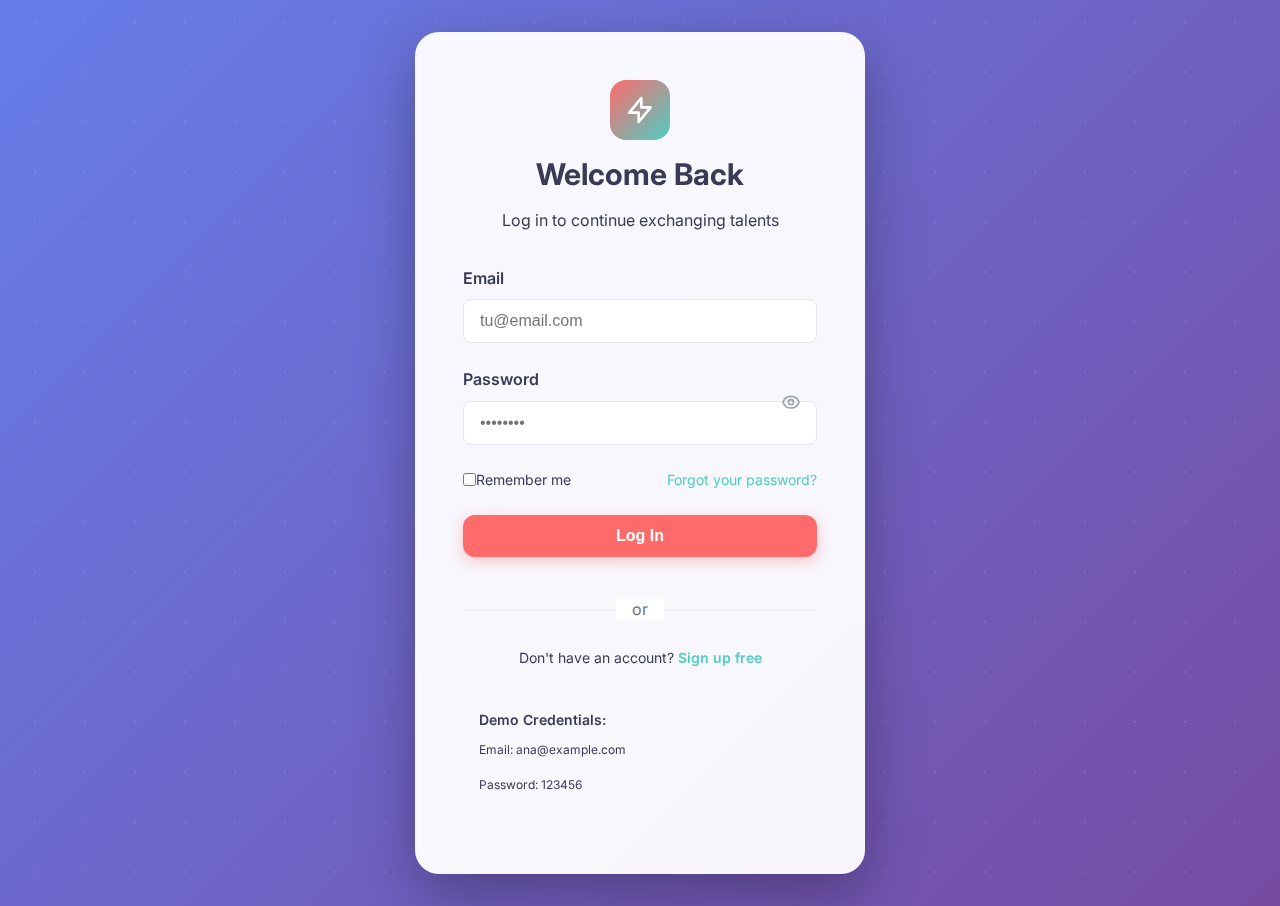
<file: app.html>
<!DOCTYPE html>
<html lang="es">

<head>
    <meta charset="UTF-8">
    <meta name="viewport" content="width=device-width, initial-scale=1.0">
    <title>Dashboard | TalentExchange</title>
    <link rel="preconnect" href="https://fonts.googleapis.com">
    <link rel="preconnect" href="https://fonts.gstatic.com" crossorigin>
    <link href="https://fonts.googleapis.com/css2?family=Inter:wght@400;600;700;800&display=swap" rel="stylesheet">
    <link rel="stylesheet" href="css/styles.css">
</head>

<body>
    <!-- Sidebar Navigation -->
    <div id="sidebarContainer"></div>

    <!-- Main Content -->
    <div class="main-content">
        <div class="container-fluid">
            <!-- Header -->
            <div class="flex justify-between items-center mb-xl">
                <div>
                    <h1 class="text-4xl font-bold">Dashboard</h1>
                    <p class="text-gray-600 dark:text-gray-400 mt-sm">Welcome back, <span id="userName"></span>
                    </p>
                </div>
                <a href="pages/job-board.html" class="btn btn-primary">
                    <svg class="w-5 h-5 inline mr-2" fill="none" stroke="currentColor" viewBox="0 0 24 24">
                        <path stroke-linecap="round" stroke-linejoin="round" stroke-width="2" d="M12 4v16m8-8H4"></path>
                    </svg>
                    Post Job
                </a>
            </div>

            <!-- Stats Cards -->
            <div class="grid grid-cols-4 gap-lg mb-xl">
                <div class="card">
                    <div class="flex items-center justify-between">
                        <div>
                            <p class="text-sm text-gray-600 dark:text-gray-400">Completed Exchanges</p>
                            <p class="text-3xl font-bold mt-sm" id="completedExchanges">0</p>
                        </div>
                        <div class="w-12 h-12 bg-success/20 rounded-full flex items-center justify-center">
                            <svg class="w-6 h-6 text-success" fill="none" stroke="currentColor" viewBox="0 0 24 24">
                                <path stroke-linecap="round" stroke-linejoin="round" stroke-width="2"
                                    d="M5 13l4 4L19 7"></path>
                            </svg>
                        </div>
                    </div>
                </div>

                <div class="card">
                    <div class="flex items-center justify-between">
                        <div>
                            <p class="text-sm text-gray-600 dark:text-gray-400">Active Contracts</p>
                            <p class="text-3xl font-bold mt-sm" id="activeContracts">0</p>
                        </div>
                        <div class="w-12 h-12 bg-warning/20 rounded-full flex items-center justify-center">
                            <svg class="w-6 h-6 text-warning" fill="none" stroke="currentColor" viewBox="0 0 24 24">
                                <path stroke-linecap="round" stroke-linejoin="round" stroke-width="2"
                                    d="M8 7h12m0 0l-4-4m4 4l-4 4m0 6H4m0 0l4 4m-4-4l4-4"></path>
                            </svg>
                        </div>
                    </div>
                </div>

                <div class="card">
                    <div class="flex items-center justify-between">
                        <div>
                            <p class="text-sm text-gray-600 dark:text-gray-400">Rating</p>
                            <p class="text-3xl font-bold mt-sm" id="userRating">0.0</p>
                        </div>
                        <div class="w-12 h-12 bg-tag-yellow/20 rounded-full flex items-center justify-center">
                            <svg class="w-6 h-6 text-tag-yellow" fill="currentColor" viewBox="0 0 24 24">
                                <path
                                    d="M12 2l3.09 6.26L22 9.27l-5 4.87 1.18 6.88L12 17.77l-6.18 3.25L7 14.14 2 9.27l6.91-1.01L12 2z">
                                </path>
                            </svg>
                        </div>
                    </div>
                </div>

                <div class="card">
                    <div class="flex items-center justify-between">
                        <div>
                            <p class="text-sm text-gray-600 dark:text-gray-400">New Messages</p>
                            <p class="text-3xl font-bold mt-sm" id="newMessages">0</p>
                        </div>
                        <div class="w-12 h-12 bg-info/20 rounded-full flex items-center justify-center">
                            <svg class="w-6 h-6 text-info" fill="none" stroke="currentColor" viewBox="0 0 24 24">
                                <path stroke-linecap="round" stroke-linejoin="round" stroke-width="2"
                                    d="M8 12h.01M12 12h.01M16 12h.01M21 12c0 4.418-4.03 8-9 8a9.863 9.863 0 01-4.255-.949L3 20l1.395-3.72C3.512 15.042 3 13.574 3 12c0-4.418 4.03-8 9-8s9 3.582 9 8z">
                                </path>
                            </svg>
                        </div>
                    </div>
                </div>
            </div>

            <!-- Two Column Layout -->
            <div class="grid grid-cols-3 gap-lg">
                <!-- Left Column - Contracts & Events -->
                <div class="col-span-2">
                    <!-- Active Contracts -->
                    <div class="card mb-lg">
                        <div class="flex justify-between items-center mb-lg">
                            <h2 class="text-2xl font-bold">Active Contracts</h2>
                            <a href="pages/contracts-direct.html" class="text-secondary-teal hover:underline">View
                                all</a>
                        </div>
                        <div id="contractsList" class="space-y-4">
                            <!-- Contracts will be loaded here -->
                        </div>
                    </div>

                    <!-- Upcoming Events -->
                    <div class="card">
                        <div class="flex justify-between items-center mb-lg">
                            <h2 class="text-2xl font-bold">Upcoming Events</h2>
                            <a href="pages/calendar.html" class="text-secondary-teal hover:underline">View calendar</a>
                        </div>
                        <div id="eventsList" class="space-y-4">
                            <!-- Events will be loaded here -->
                        </div>
                    </div>
                </div>

                <!-- Right Column - Quick Actions & Recent Activity -->
                <div>
                    <!-- Quick Actions -->
                    <div class="card mb-lg">
                        <h3 class="text-xl font-bold mb-md">Quick Actions</h3>
                        <div class="space-y-3">
                            <a href="pages/search.html" class="btn btn-secondary w-full">
                                <svg class="w-5 h-5 inline mr-2" fill="none" stroke="currentColor" viewBox="0 0 24 24">
                                    <path stroke-linecap="round" stroke-linejoin="round" stroke-width="2"
                                        d="M21 21l-6-6m2-5a7 7 0 11-14 0 7 7 0 0114 0z"></path>
                                </svg>
                                Search Skills
                            </a>
                            <a href="pages/job-board.html" class="btn btn-outline w-full">
                                <svg class="w-5 h-5 inline mr-2" fill="none" stroke="currentColor" viewBox="0 0 24 24">
                                    <path stroke-linecap="round" stroke-linejoin="round" stroke-width="2"
                                        d="M9 5H7a2 2 0 00-2 2v12a2 2 0 002 2h10a2 2 0 002-2V7a2 2 0 00-2-2h-2M9 5a2 2 0 002 2h2a2 2 0 002-2M9 5a2 2 0 012-2h2a2 2 0 012 2">
                                    </path>
                                </svg>
                                View Board
                            </a>
                            <a href="pages/chat.html" class="btn btn-outline w-full">
                                <svg class="w-5 h-5 inline mr-2" fill="none" stroke="currentColor" viewBox="0 0 24 24">
                                    <path stroke-linecap="round" stroke-linejoin="round" stroke-width="2"
                                        d="M8 12h.01M12 12h.01M16 12h.01M21 12c0 4.418-4.03 8-9 8a9.863 9.863 0 01-4.255-.949L3 20l1.395-3.72C3.512 15.042 3 13.574 3 12c0-4.418 4.03-8 9-8s9 3.582 9 8z">
                                    </path>
                                </svg>
                                Messages
                            </a>
                        </div>
                    </div>

                    <!-- Skills -->
                    <div class="card">
                        <h3 class="text-xl font-bold mb-md">My Skills</h3>
                        <div id="skillsList" class="flex flex-wrap gap-sm">
                            <!-- Skills will be loaded here -->
                        </div>
                        <a href="pages/profile.html"
                            class="text-secondary-teal hover:underline text-sm mt-md inline-block">Edit profile</a>
                    </div>
                </div>
            </div>
        </div>
    </div>

    <!-- Scripts -->
    <script src="js/data.js"></script>
    <script src="js/auth.js"></script>
    <script src="js/utils.js"></script>
    <script src="js/navigation.js"></script>

    <script>
        // Load user data
        const currentUser = getCurrentUser();

        if (!currentUser) {
            window.location.href = 'pages/login.html';
        } else {
            // Populate user info
            document.getElementById('userName').textContent = currentUser.name;
            document.getElementById('completedExchanges').textContent = currentUser.completedExchanges;
            document.getElementById('userRating').textContent = currentUser.rating.toFixed(1);

            // Calculate active contracts
            const activeContracts = DIRECT_CONTRACTS.filter(c =>
                (c.userA.id === currentUser.id || c.userB.id === currentUser.id) &&
                (c.status === 'in_progress' || c.status === 'pending')
            ).length;
            document.getElementById('activeContracts').textContent = activeContracts;

            // Calculate new messages
            const conversations = getUserConversations(currentUser.id);
            const unreadCount = conversations.reduce((sum, conv) => sum + conv.unread, 0);
            document.getElementById('newMessages').textContent = unreadCount;

            // Load contracts
            const contractsContainer = document.getElementById('contractsList');
            const userContracts = DIRECT_CONTRACTS.filter(c =>
                (c.userA.id === currentUser.id || c.userB.id === currentUser.id) &&
                c.status !== 'completed'
            ).slice(0, 3);

            if (userContracts.length === 0) {
                contractsContainer.innerHTML = '<p class="text-gray-500 dark:text-gray-400 text-center py-8">You have no active contracts</p>';
            } else {
                userContracts.forEach(contract => {
                    const otherUser = contract.userA.id === currentUser.id ? contract.userB : contract.userA;
                    const mySkill = contract.userA.id === currentUser.id ? contract.userA.skill : contract.userB.skill;
                    const theirSkill = contract.userA.id === currentUser.id ? contract.userB.skill : contract.userA.skill;

                    const contractEl = document.createElement('div');
                    contractEl.className = 'flex items-center justify-between p-md bg-gray-50 dark:bg-gray-700 rounded-lg';
                    contractEl.innerHTML = `
                        <div class="flex-1">
                            <p class="font-semibold">${otherUser.name}</p>
                            <p class="text-sm text-gray-600 dark:text-gray-400">
                                You: ${mySkill} ↔ Them: ${theirSkill}
                            </p>
                        </div>
                        ${getStatusBadge(contract.status)}
                    `;
                    contractsContainer.appendChild(contractEl);
                });
            }

            // Load events
            const eventsContainer = document.getElementById('eventsList');
            const userEvents = CALENDAR_EVENTS.filter(e =>
                e.participants.includes(currentUser.name)
            ).slice(0, 3);

            if (userEvents.length === 0) {
                eventsContainer.innerHTML = '<p class="text-gray-500 dark:text-gray-400 text-center py-8">You have no upcoming events</p>';
            } else {
                userEvents.forEach(event => {
                    const eventEl = document.createElement('div');
                    eventEl.className = 'flex items-start gap-md p-md bg-gray-50 dark:bg-gray-700 rounded-lg';
                    eventEl.innerHTML = `
                        <div class="w-12 h-12 bg-secondary-teal/20 rounded-lg flex flex-col items-center justify-center flex-shrink-0">
                            <span class="text-xs font-semibold text-secondary-teal">${new Date(event.date).toLocaleDateString('es-ES', { month: 'short' }).toUpperCase()}</span>
                            <span class="text-lg font-bold text-secondary-teal">${new Date(event.date).getDate()}</span>
                        </div>
                        <div class="flex-1 min-w-0">
                            <p class="font-semibold truncate">${event.title}</p>
                            <p class="text-sm text-gray-600 dark:text-gray-400">${event.time}</p>
                        </div>
                        ${getStatusBadge(event.status)}
                    `;
                    eventsContainer.appendChild(eventEl);
                });
            }

            // Load skills
            const skillsContainer = document.getElementById('skillsList');
            currentUser.skills.forEach(skill => {
                const skillEl = document.createElement('span');
                skillEl.className = 'badge badge-primary';
                skillEl.textContent = skill;
                skillsContainer.appendChild(skillEl);
            });

            // Load sidebar
            document.getElementById('sidebarContainer').innerHTML = generateSidebar();
            setActiveNavItem();
        }
    </script>
</body>

</html>
</file>
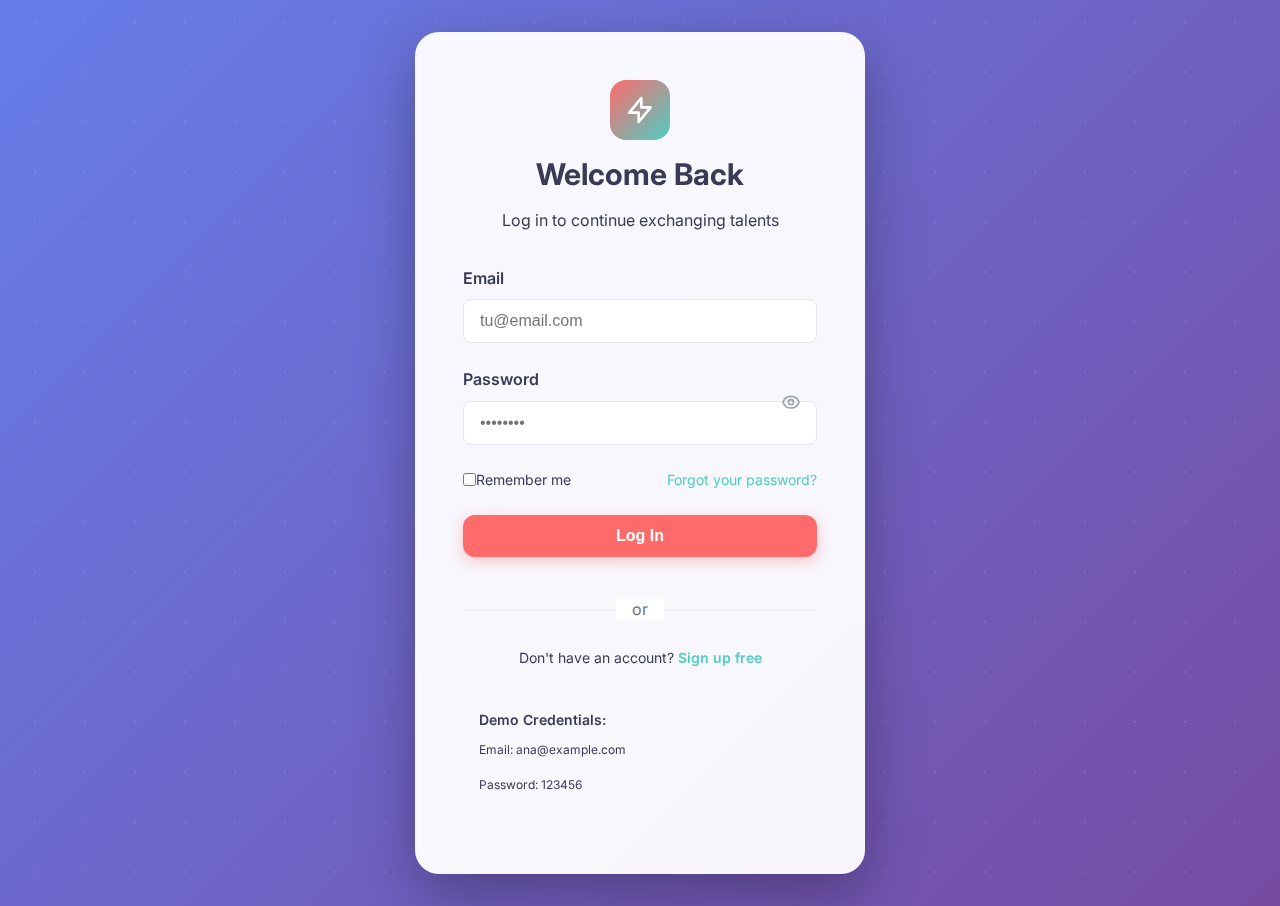
<file: pages/calendar.html>
<!DOCTYPE html>
<html lang="es">

<head>
    <meta charset="UTF-8">
    <meta name="viewport" content="width=device-width, initial-scale=1.0">
    <title>Calendar | TalentExchange</title>
    <link rel="preconnect" href="https://fonts.googleapis.com">
    <link rel="preconnect" href="https://fonts.gstatic.com" crossorigin>
    <link href="https://fonts.googleapis.com/css2?family=Inter:wght@400;600;700;800&display=swap" rel="stylesheet">
    <link rel="stylesheet" href="../css/styles.css">
    <style>
        .calendar-grid {
            display: grid;
            grid-template-columns: repeat(7, 1fr);
            gap: 0.5rem;
        }

        .calendar-day {
            aspect-ratio: 1;
            padding: 0.5rem;
            border: 1px solid #E5E7EB;
            border-radius: 0.5rem;
            cursor: pointer;
            transition: all 0.2s;
        }

        .dark .calendar-day {
            border-color: #4B5563;
        }

        .calendar-day:hover {
            background: rgba(78, 205, 196, 0.1);
        }

        .calendar-day.has-event {
            background: rgba(78, 205, 196, 0.2);
            border-color: var(--secondary-teal);
        }

        .calendar-day.today {
            background: var(--secondary-teal);
            color: white;
            font-weight: bold;
        }

        .event-dot {
            width: 6px;
            height: 6px;
            border-radius: 50%;
            display: inline-block;
            margin: 2px;
        }
    </style>
</head>

<body>
    <div id="sidebarContainer"></div>

    <div class="main-content">
        <div class="container-fluid">
            <div class="flex justify-between items-center mb-lg">
                <h1 class="text-4xl font-bold">Calendar</h1>
                <button onclick="showToast('Add availability coming soon', 'info')" class="btn btn-primary">
                    <svg class="w-5 h-5 inline mr-2" fill="none" stroke="currentColor" viewBox="0 0 24 24">
                        <path stroke-linecap="round" stroke-linejoin="round" stroke-width="2" d="M12 4v16m8-8H4"></path>
                    </svg>
                    Agregar Disponibilidad
                </button>
            </div>

            <div class="grid grid-cols-3 gap-lg">
                <!-- Calendar -->
                <div class="col-span-2 card">
                    <div class="flex justify-between items-center mb-lg">
                        <h2 class="text-2xl font-bold" id="currentMonth"></h2>
                        <div class="flex gap-sm">
                            <button onclick="changeMonth(-1)" class="btn btn-outline btn-sm">
                                <svg class="w-5 h-5" fill="none" stroke="currentColor" viewBox="0 0 24 24">
                                    <path stroke-linecap="round" stroke-linejoin="round" stroke-width="2"
                                        d="M15 19l-7-7 7-7"></path>
                                </svg>
                            </button>
                            <button onclick="changeMonth(1)" class="btn btn-outline btn-sm">
                                <svg class="w-5 h-5" fill="none" stroke="currentColor" viewBox="0 0 24 24">
                                    <path stroke-linecap="round" stroke-linejoin="round" stroke-width="2"
                                        d="M9 5l7 7-7 7"></path>
                                </svg>
                            </button>
                        </div>
                    </div>

                    <!-- Days of week -->
                    <div class="calendar-grid mb-sm">
                        <div class="text-center font-semibold text-sm">Sun</div>
                        <div class="text-center font-semibold text-sm">Mon</div>
                        <div class="text-center font-semibold text-sm">Tue</div>
                        <div class="text-center font-semibold text-sm">Wed</div>
                        <div class="text-center font-semibold text-sm">Thu</div>
                        <div class="text-center font-semibold text-sm">Fri</div>
                        <div class="text-center font-semibold text-sm">Sat</div>
                    </div>

                    <!-- Calendar days -->
                    <div id="calendarGrid" class="calendar-grid">
                        <!-- Days will be generated here -->
                    </div>

                    <!-- Legend -->
                    <div class="flex gap-md mt-lg text-sm">
                        <div class="flex items-center gap-sm">
                            <span class="event-dot" style="background: var(--success);"></span>
                            <span>Confirmed</span>
                        </div>
                        <div class="flex items-center gap-sm">
                            <span class="event-dot" style="background: var(--warning);"></span>
                            <span>Pending</span>
                        </div>
                        <div class="flex items-center gap-sm">
                            <span class="event-dot" style="background: var(--info);"></span>
                            <span>Available</span>
                        </div>
                    </div>
                </div>

                <!-- Events List -->
                <div class="card">
                    <h3 class="text-xl font-bold mb-md">Events for the Day</h3>
                    <div id="dayEvents" class="space-y-3">
                        <p class="text-gray-500 dark:text-gray-400 text-sm">Select a day to view events</p>
                    </div>
                </div>
            </div>
        </div>
    </div>

    <script src="../js/data.js"></script>
    <script src="../js/auth.js"></script>
    <script src="../js/utils.js"></script>
    <script src="../js/navigation.js"></script>

    <script>
        requireAuth();
        const currentUser = getCurrentUser();
        document.getElementById('sidebarContainer').innerHTML = generateSidebar();
        setActiveNavItem();

        let currentDate = new Date();

        function renderCalendar() {
            const year = currentDate.getFullYear();
            const month = currentDate.getMonth();

            document.getElementById('currentMonth').textContent =
                currentDate.toLocaleDateString('es-ES', { month: 'long', year: 'numeric' });

            const firstDay = new Date(year, month, 1).getDay();
            const daysInMonth = new Date(year, month + 1, 0).getDate();
            const today = new Date();

            const grid = document.getElementById('calendarGrid');
            grid.innerHTML = '';

            // Empty cells for days before month starts
            for (let i = 0; i < firstDay; i++) {
                const emptyDay = document.createElement('div');
                emptyDay.className = 'calendar-day opacity-50';
                grid.appendChild(emptyDay);
            }

            // Days of the month
            for (let day = 1; day <= daysInMonth; day++) {
                const dateStr = `${year}-${String(month + 1).padStart(2, '0')}-${String(day).padStart(2, '0')}`;
                const events = CALENDAR_EVENTS.filter(e =>
                    e.date === dateStr && e.participants.includes(currentUser.name)
                );

                const dayEl = document.createElement('div');
                dayEl.className = 'calendar-day';

                if (today.getDate() === day && today.getMonth() === month && today.getFullYear() === year) {
                    dayEl.classList.add('today');
                }

                if (events.length > 0) {
                    dayEl.classList.add('has-event');
                }

                dayEl.innerHTML = `
                    <div class="font-semibold mb-xs">${day}</div>
                    <div>
                        ${events.map(e => {
                    const color = e.status === 'confirmed' ? 'var(--success)' :
                        e.status === 'pending' ? 'var(--warning)' : 'var(--info)';
                    return `<span class="event-dot" style="background: ${color};"></span>`;
                }).join('')}
                    </div>
                `;

                dayEl.onclick = () => showDayEvents(dateStr);
                grid.appendChild(dayEl);
            }
        }

        function showDayEvents(dateStr) {
            const events = CALENDAR_EVENTS.filter(e =>
                e.date === dateStr && e.participants.includes(currentUser.name)
            );

            const container = document.getElementById('dayEvents');

                if (events.length === 0) {
                container.innerHTML = '<p class="text-gray-500 dark:text-gray-400 text-sm">No events for this day</p>';
                return;
            }

            container.innerHTML = events.map(event => `
                <div class="p-md bg-gray-50 dark:bg-gray-700 rounded-lg">
                    <div class="flex items-start justify-between mb-sm">
                        <p class="font-semibold">${event.title}</p>
                        ${getStatusBadge(event.status)}
                    </div>
                    <p class="text-sm text-gray-600 dark:text-gray-400 mb-sm">🕐 ${event.time}</p>
                    <p class="text-sm text-gray-600 dark:text-gray-400">${event.description}</p>
                </div>
            `).join('');
        }

        function changeMonth(delta) {
            currentDate.setMonth(currentDate.getMonth() + delta);
            renderCalendar();
        }

        renderCalendar();
    </script>
</body>

</html>
</file>
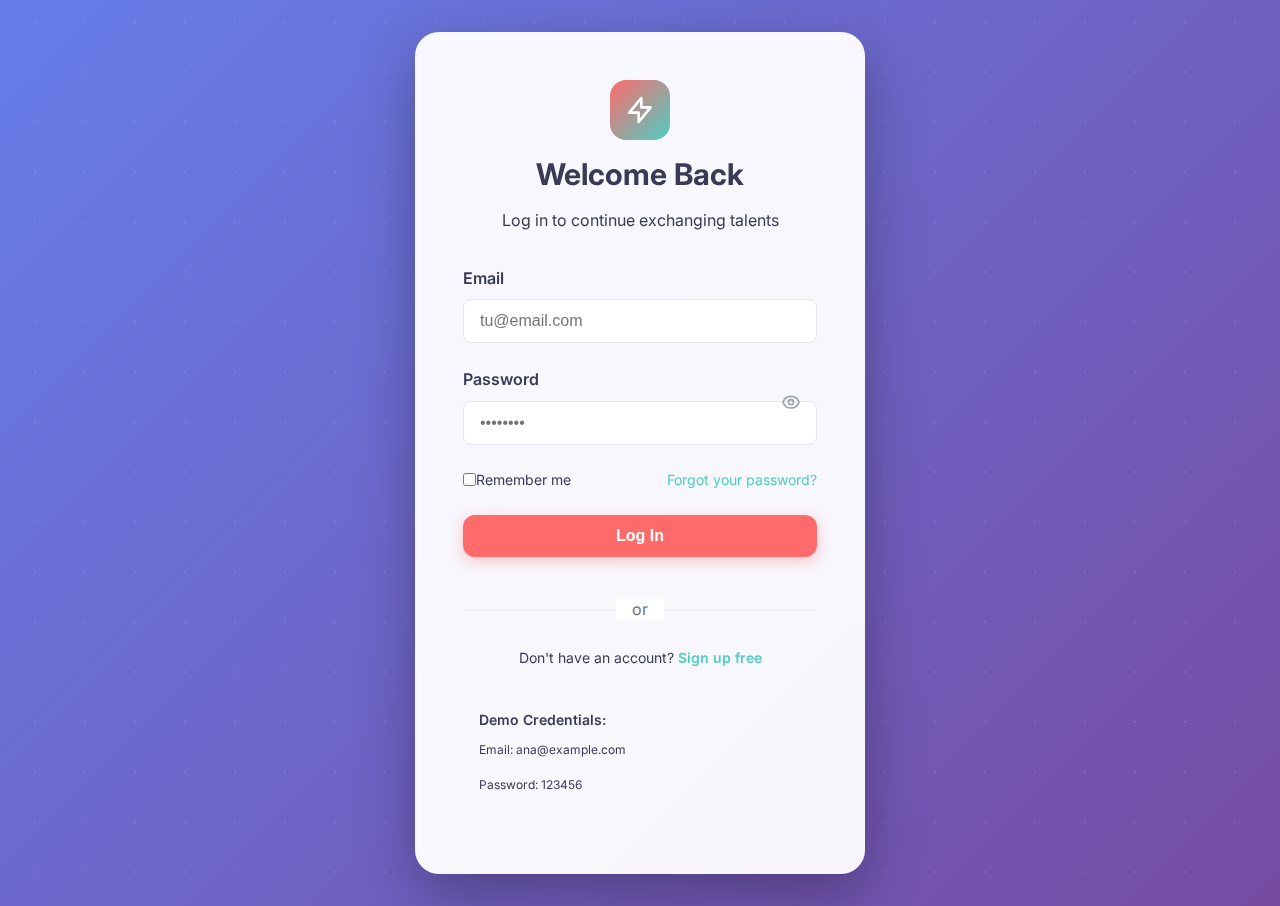
<file: pages/chat.html>
<!DOCTYPE html>
<html lang="es">

<head>
    <meta charset="UTF-8">
    <meta name="viewport" content="width=device-width, initial-scale=1.0">
    <title>Messages | TalentExchange</title>
    <link rel="preconnect" href="https://fonts.googleapis.com">
    <link rel="preconnect" href="https://fonts.gstatic.com" crossorigin>
    <link href="https://fonts.googleapis.com/css2?family=Inter:wght@400;600;700;800&display=swap" rel="stylesheet">
    <link rel="stylesheet" href="../css/styles.css">
    <style>
        .chat-container {
            display: grid;
            grid-template-columns: 320px 1fr;
            height: calc(100vh - 8rem);
            gap: 1rem;
        }

        .conversations-list {
            border-right: 1px solid #E5E7EB;
            overflow-y: auto;
        }

        .dark .conversations-list {
            border-right-color: #4B5563;
        }

        .conversation-item {
            padding: 1rem;
            cursor: pointer;
            border-bottom: 1px solid #E5E7EB;
            transition: background 0.2s;
        }

        .dark .conversation-item {
            border-bottom-color: #4B5563;
        }

        .conversation-item:hover {
            background: rgba(78, 205, 196, 0.1);
        }

        .conversation-item.active {
            background: rgba(78, 205, 196, 0.2);
            border-left: 3px solid var(--secondary-teal);
        }

        .messages-container {
            display: flex;
            flex-direction: column;
            height: 100%;
        }

        .messages-list {
            flex: 1;
            overflow-y: auto;
            padding: 1rem;
            display: flex;
            flex-direction: column;
            gap: 1rem;
        }

        .message {
            max-width: 70%;
            padding: 0.75rem 1rem;
            border-radius: 1rem;
        }

        .message.sent {
            align-self: flex-end;
            background: var(--secondary-teal);
            color: white;
            border-bottom-right-radius: 0.25rem;
        }

        .message.received {
            align-self: flex-start;
            background: #F3F4F6;
            border-bottom-left-radius: 0.25rem;
        }

        .dark .message.received {
            background: #374151;
        }

        .message-input-container {
            padding: 1rem;
            border-top: 1px solid #E5E7EB;
        }

        .dark .message-input-container {
            border-top-color: #4B5563;
        }
    </style>
</head>

<body>
    <div id="sidebarContainer"></div>

    <div class="main-content">
        <div class="container-fluid">
            <h1 class="text-4xl font-bold mb-lg">Messages</h1>

            <div class="card p-0">
                <div class="chat-container">
                    <!-- Conversations List -->
                    <div class="conversations-list">
                        <div class="p-md border-b border-gray-200 dark:border-gray-700">
                            <input type="text" class="input" placeholder="Search conversations..."
                                id="searchConversations">
                        </div>
                        <div id="conversationsList">
                            <!-- Conversations will be loaded here -->
                        </div>
                    </div>

                    <!-- Messages Area -->
                    <div class="messages-container">
                        <div id="chatHeader" class="p-md border-b border-gray-200 dark:border-gray-700">
                            <p class="text-gray-500 dark:text-gray-400">Select a conversation</p>
                        </div>

                        <div id="messagesList" class="messages-list">
                            <!-- Messages will be loaded here -->
                        </div>

                        <div id="messageInputContainer" class="message-input-container hidden">
                            <form id="messageForm" class="flex gap-md">
                                    <input type="text" id="messageInput" class="input flex-1"
                                    placeholder="Write a message..." required>
                                <button type="submit" class="btn btn-primary">
                                    <svg class="w-5 h-5" fill="none" stroke="currentColor" viewBox="0 0 24 24">
                                        <path stroke-linecap="round" stroke-linejoin="round" stroke-width="2"
                                            d="M12 19l9 2-9-18-9 18 9-2zm0 0v-8"></path>
                                    </svg>
                                </button>
                            </form>
                        </div>
                    </div>
                </div>
            </div>
        </div>
    </div>

    <script src="../js/data.js"></script>
    <script src="../js/auth.js"></script>
    <script src="../js/utils.js"></script>
    <script src="../js/navigation.js"></script>

    <script>
        requireAuth();
        const currentUser = getCurrentUser();
        document.getElementById('sidebarContainer').innerHTML = generateSidebar();
        setActiveNavItem();

        let activeConversation = null;
        const userConversations = getUserConversations(currentUser.id);

        // Check if opening chat with specific user
        const params = getURLParams();
        if (params.user) {
            const targetUserId = parseInt(params.user);
            const targetUser = USERS.find(u => u.id === targetUserId);

            if (targetUser) {
                // Check if conversation exists
                let conversation = userConversations.find(c => c.participants.includes(targetUserId));

                if (!conversation) {
                    // Create new conversation
                    conversation = {
                        id: CHAT_CONVERSATIONS.length + 1,
                        participants: [currentUser.id, targetUserId],
                        participantNames: [currentUser.name, targetUser.name],
                        lastMessage: '',
                        lastMessageDate: new Date().toISOString(),
                        unread: 0,
                        messages: []
                    };
                    CHAT_CONVERSATIONS.push(conversation);
                    userConversations.push(conversation);
                }

                activeConversation = conversation;
            }
        }

        function displayConversations() {
            const container = document.getElementById('conversationsList');
            container.innerHTML = '';

                if (userConversations.length === 0) {
                container.innerHTML = '<p class="text-center text-gray-500 dark:text-gray-400 py-8 text-sm">You have no conversations</p>';
                return;
            }

            userConversations.forEach(conv => {
                const otherUserId = conv.participants.find(id => id !== currentUser.id);
                const otherUser = USERS.find(u => u.id === otherUserId);
                const otherUserName = conv.participantNames.find(name => name !== currentUser.name);

                const item = document.createElement('div');
                item.className = `conversation-item ${activeConversation?.id === conv.id ? 'active' : ''}`;
                item.onclick = () => openConversation(conv);
                item.innerHTML = `
                    <div class="flex items-center gap-md">
                        <img src="${otherUser?.avatar || 'https://i.pravatar.cc/150'}" alt="${otherUserName}" class="avatar">
                        <div class="flex-1 min-w-0">
                            <div class="flex justify-between items-start mb-xs">
                                <p class="font-semibold truncate">${otherUserName}</p>
                                <span class="text-xs text-gray-500 dark:text-gray-400">${formatRelativeDate(conv.lastMessageDate)}</span>
                            </div>
                            <p class="text-sm text-gray-600 dark:text-gray-400 truncate">${conv.lastMessage || 'New conversation'}</p>
                        </div>
                        ${conv.unread > 0 ? `<span class="badge badge-primary">${conv.unread}</span>` : ''}
                    </div>
                `;
                container.appendChild(item);
            });
        }

        function openConversation(conv) {
            activeConversation = conv;
            conv.unread = 0;

            const otherUserId = conv.participants.find(id => id !== currentUser.id);
            const otherUser = USERS.find(u => u.id === otherUserId);
            const otherUserName = conv.participantNames.find(name => name !== currentUser.name);

            // Update header
            document.getElementById('chatHeader').innerHTML = `
                <div class="flex items-center gap-md">
                    <img src="${otherUser?.avatar || 'https://i.pravatar.cc/150'}" alt="${otherUserName}" class="avatar">
                    <div>
                        <p class="font-semibold">${otherUserName}</p>
                        <p class="text-sm text-gray-600 dark:text-gray-400">${otherUser?.location || ''}</p>
                    </div>
                    <a href="profile.html?id=${otherUserId}" class="btn btn-outline btn-sm ml-auto">View Profile</a>
                </div>
            `;

            // Display messages
            displayMessages();

            // Show input
            document.getElementById('messageInputContainer').classList.remove('hidden');

            // Update conversations list
            displayConversations();
        }

        function displayMessages() {
            const container = document.getElementById('messagesList');
            container.innerHTML = '';

                if (!activeConversation || activeConversation.messages.length === 0) {
                container.innerHTML = '<p class="text-center text-gray-500 dark:text-gray-400">No messages yet. Start the conversation!</p>';
                return;
            }

            activeConversation.messages.forEach(msg => {
                const isSent = msg.senderId === currentUser.id;
                const messageEl = document.createElement('div');
                messageEl.className = `message ${isSent ? 'sent' : 'received'}`;
                messageEl.innerHTML = `
                    <p>${escapeHTML(msg.text)}</p>
                    <p class="text-xs mt-xs opacity-75">${new Date(msg.timestamp).toLocaleTimeString('es-ES', { hour: '2-digit', minute: '2-digit' })}</p>
                `;
                container.appendChild(messageEl);
            });

            // Scroll to bottom
            container.scrollTop = container.scrollHeight;
        }

        document.getElementById('messageForm').addEventListener('submit', function (e) {
            e.preventDefault();

            const input = document.getElementById('messageInput');
            const text = input.value.trim();

            if (!text || !activeConversation) return;

            const newMessage = {
                id: activeConversation.messages.length + 1,
                senderId: currentUser.id,
                text: text,
                timestamp: new Date().toISOString()
            };

            activeConversation.messages.push(newMessage);
            activeConversation.lastMessage = text;
            activeConversation.lastMessageDate = newMessage.timestamp;

            input.value = '';
            displayMessages();
            displayConversations();
        });

        // Initial load
        displayConversations();
        if (activeConversation) {
            openConversation(activeConversation);
        }
    </script>
</body>

</html>
</file>
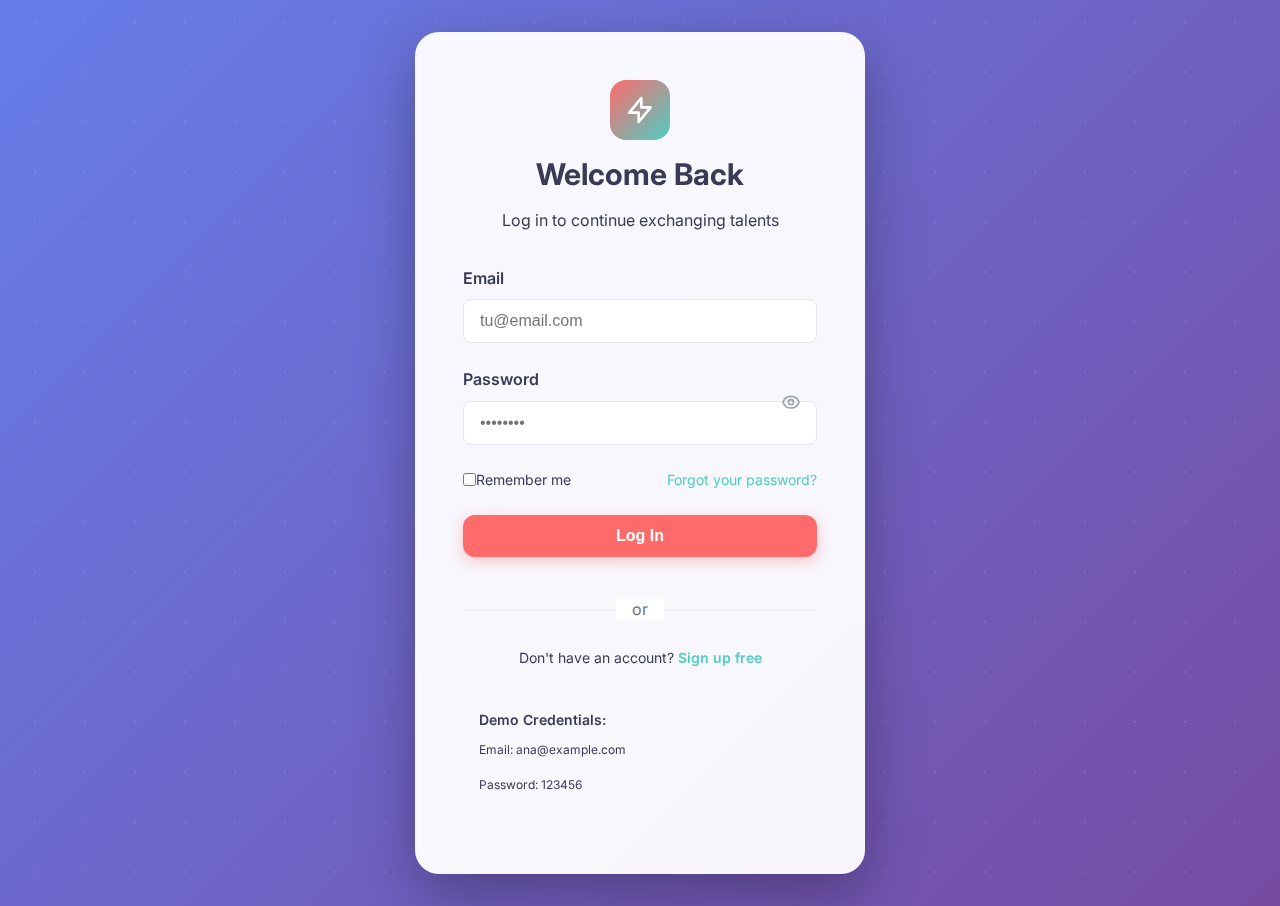
<file: pages/contracts-direct.html>
<!DOCTYPE html>
<html lang="es">

<head>
    <meta charset="UTF-8">
    <meta name="viewport" content="width=device-width, initial-scale=1.0">
    <title>Direct Contracts | TalentExchange</title>
    <link rel="preconnect" href="https://fonts.googleapis.com">
    <link rel="preconnect" href="https://fonts.gstatic.com" crossorigin>
    <link href="https://fonts.googleapis.com/css2?family=Inter:wght@400;600;700;800&display=swap" rel="stylesheet">
    <link rel="stylesheet" href="../css/styles.css">
</head>

<body>
    <div id="sidebarContainer"></div>

    <div class="main-content">
        <div class="container-fluid">
            <h1 class="text-4xl font-bold mb-lg">Direct Contracts</h1>

            <!-- Search Filters -->
            <div class="card mb-lg">
                <div class="grid grid-cols-3 gap-md">
                    <div>
                        <label class="form-label">Search contract</label>
                        <input type="text" id="searchInput" class="input"
                            placeholder="Search by user or skill...">
                    </div>
                    <div>
                        <label class="form-label">Status</label>
                        <select id="statusFilter" class="input">
                            <option value="">All statuses</option>
                            <option value="completed">Completed</option>
                            <option value="in_progress">In Progress</option>
                            <option value="pending">Pending</option>
                            <option value="proposed">Proposed</option>
                        </select>
                    </div>
                    <div>
                        <label class="form-label">Type</label>
                        <select id="typeFilter" class="input">
                            <option value="">All</option>
                            <option value="sent">Sent</option>
                            <option value="received">Received</option>
                        </select>
                    </div>
                </div>
                <button onclick="performSearch()" class="btn btn-primary mt-md">
                    <svg class="w-5 h-5 inline mr-2" fill="none" stroke="currentColor" viewBox="0 0 24 24">
                        <path stroke-linecap="round" stroke-linejoin="round" stroke-width="2"
                            d="M21 21l-6-6m2-5a7 7 0 11-14 0 7 7 0 0114 0z"></path>
                    </svg>
                    Search
                </button>
            </div>

            <!-- Results -->
            <div id="resultsContainer">
                <h2 class="text-2xl font-bold mb-md">My Contracts</h2>
                <div id="resultsGrid" class="grid grid-cols-2 gap-lg">
                    <!-- Results will be loaded here -->
                </div>
            </div>
        </div>
    </div>

    <script src="../js/data.js"></script>
    <script src="../js/auth.js"></script>
    <script src="../js/utils.js"></script>
    <script src="../js/navigation.js"></script>

    <script>
        requireAuth();
        const currentUser = getCurrentUser();
        document.getElementById('sidebarContainer').innerHTML = generateSidebar();
        setActiveNavItem();

        function performSearch() {
            const searchTerm = document.getElementById('searchInput').value.toLowerCase();
            const status = document.getElementById('statusFilter').value;
            const type = document.getElementById('typeFilter').value;

            let results = DIRECT_CONTRACTS.filter(c =>
                c.userA.id === currentUser.id || c.userB.id === currentUser.id
            );

            if (searchTerm) {
                results = results.filter(contract =>
                    contract.userA.name.toLowerCase().includes(searchTerm) ||
                    contract.userB.name.toLowerCase().includes(searchTerm) ||
                    contract.userA.skill.toLowerCase().includes(searchTerm) ||
                    contract.userB.skill.toLowerCase().includes(searchTerm)
                );
            }

            if (status) {
                results = results.filter(contract => contract.status === status);
            }

            if (type === 'sent') {
                results = results.filter(contract => contract.userA.id === currentUser.id);
            } else if (type === 'received') {
                results = results.filter(contract => contract.userB.id === currentUser.id);
            }

            displayResults(results);
        }

        function displayResults(contracts) {
            const grid = document.getElementById('resultsGrid');
            grid.innerHTML = '';

                if (contracts.length === 0) {
                grid.innerHTML = '<p class="col-span-2 text-center text-gray-500 dark:text-gray-400 py-12">No contracts found</p>';
                return;
            }

            contracts.forEach(contract => {
                const isUserA = contract.userA.id === currentUser.id;
                const otherUser = isUserA ? contract.userB : contract.userA;
                const mySkill = isUserA ? contract.userA.skill : contract.userB.skill;
                const theirSkill = isUserA ? contract.userB.skill : contract.userA.skill;

                const card = document.createElement('div');
                card.className = 'card fade-in';
                card.innerHTML = `
                    <div class="flex items-start justify-between mb-md">
                        <div>
                            <h3 class="text-xl font-bold mb-sm">Exchange with ${otherUser.name}</h3>
                            ${getStatusBadge(contract.status)}
                        </div>
                    </div>
                    
                    <div class="grid grid-cols-2 gap-md mb-md p-md bg-gray-50 dark:bg-gray-700 rounded-lg">
                        <div>
                            <p class="text-sm text-gray-600 dark:text-gray-400 mb-sm">You offer:</p>
                            <p class="font-semibold text-primary-red">${mySkill}</p>
                        </div>
                        <div>
                            <p class="text-sm text-gray-600 dark:text-gray-400 mb-sm">You receive:</p>
                            <p class="font-semibold text-secondary-teal">${theirSkill}</p>
                        </div>
                    </div>
                    
                    <p class="text-sm text-gray-600 dark:text-gray-400 mb-md">${contract.description}</p>
                    
                    <div class="flex items-center gap-md text-sm text-gray-600 dark:text-gray-400 mb-md">
                        <span>📅 Date: ${formatDate(contract.scheduledDate)}</span>
                        <span>📝 Created: ${formatRelativeDate(contract.createdDate)}</span>
                    </div>

                    <div class="flex gap-sm">
                        ${contract.status === 'proposed' && !isUserA ? `
                            <button onclick="acceptContract(${contract.id})" class="btn btn-primary flex-1">Accept</button>
                            <button onclick="rejectContract(${contract.id})" class="btn btn-outline flex-1">Reject</button>
                        ` : ''}
                        ${contract.status === 'in_progress' ? `
                            <button onclick="completeContract(${contract.id})" class="btn btn-primary flex-1">Mark Completed</button>
                        ` : ''}
                        <a href="chat.html?user=${otherUser.id}" class="btn btn-secondary flex-1">Message</a>
                    </div>
                `;
                grid.appendChild(card);
            });
        }

        function acceptContract(id) {
            const contract = DIRECT_CONTRACTS.find(c => c.id === id);
            if (contract) {
                contract.status = 'in_progress';
                performSearch();
                showToast('Contrato aceptado', 'success');
            }
        }

        function rejectContract(id) {
            showToast('Contrato rechazado', 'info');
            performSearch();
        }

        function completeContract(id) {
            const contract = DIRECT_CONTRACTS.find(c => c.id === id);
            if (contract) {
                contract.status = 'completed';
                contract.completedDate = new Date().toISOString().split('T')[0];
                performSearch();
                showToast('¡Contrato completado!', 'success');
            }
        }

        // Initial load
        performSearch();

        // Search on Enter key
        document.getElementById('searchInput').addEventListener('keypress', function (e) {
            if (e.key === 'Enter') {
                performSearch();
            }
        });

        // Auto-search on filter change
        document.getElementById('statusFilter').addEventListener('change', performSearch);
        document.getElementById('typeFilter').addEventListener('change', performSearch);
    </script>
</body>

</html>
</file>
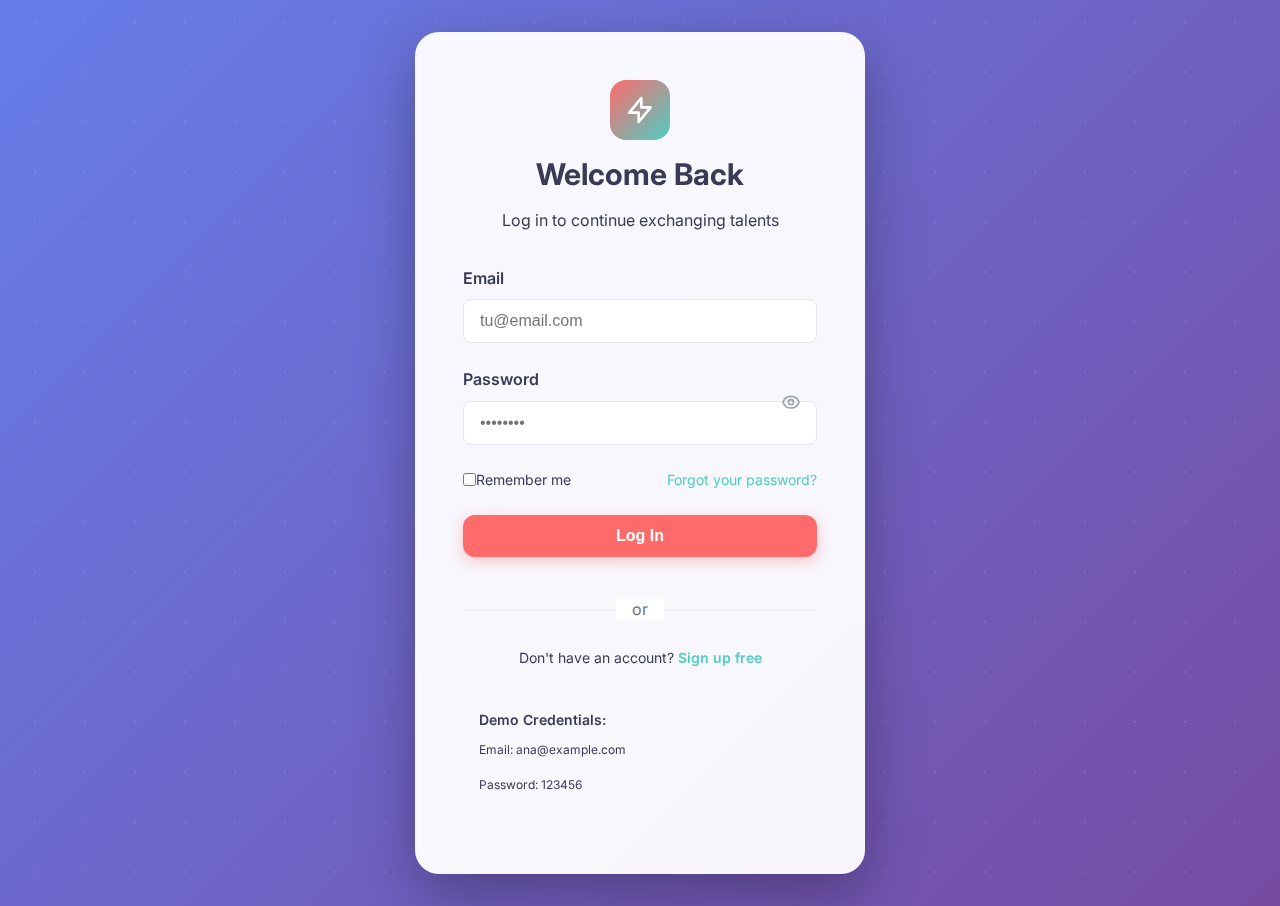
<file: pages/contracts-indirect.html>
<!DOCTYPE html>
<html lang="es">

<head>
    <meta charset="UTF-8">
    <meta name="viewport" content="width=device-width, initial-scale=1.0">
    <title>Help Chains | TalentExchange</title>
    <link rel="preconnect" href="https://fonts.googleapis.com">
    <link rel="preconnect" href="https://fonts.gstatic.com" crossorigin>
    <link href="https://fonts.googleapis.com/css2?family=Inter:wght@400;600;700;800&display=swap" rel="stylesheet">
    <link rel="stylesheet" href="../css/styles.css">
</head>

<body>
    <div id="sidebarContainer"></div>

    <div class="main-content">
        <div class="container-fluid">
            <h1 class="text-4xl font-bold mb-lg">Help Chains</h1>

            <!-- Info Card -->
            <div class="card mb-lg bg-secondary-teal/10 border-l-4 border-secondary-teal">
                <h3 class="font-bold mb-sm">What are Help Chains?</h3>
                <p class="text-sm">Help chains are indirect exchanges where A helps B, B helps C, and C helps A.
                    Everyone gets what they need without a direct swap.</p>
            </div>

            <!-- Search Filters -->
            <div class="card mb-lg">
                <div class="grid grid-cols-3 gap-md">
                    <div>
                        <label class="form-label">Search chain</label>
                        <input type="text" id="searchInput" class="input"
                            placeholder="Search by name or skill...">
                    </div>
                    <div>
                        <label class="form-label">Status</label>
                        <select id="statusFilter" class="input">
                            <option value="">All statuses</option>
                            <option value="active">Active</option>
                            <option value="completed">Completed</option>
                            <option value="pending">Pending</option>
                        </select>
                    </div>
                    <div>
                        <label class="form-label">Participation</label>
                        <select id="participationFilter" class="input">
                            <option value="">All</option>
                            <option value="participating">Participating</option>
                            <option value="available">Available</option>
                        </select>
                    </div>
                </div>
                <button onclick="performSearch()" class="btn btn-primary mt-md">
                    <svg class="w-5 h-5 inline mr-2" fill="none" stroke="currentColor" viewBox="0 0 24 24">
                        <path stroke-linecap="round" stroke-linejoin="round" stroke-width="2"
                            d="M21 21l-6-6m2-5a7 7 0 11-14 0 7 7 0 0114 0z"></path>
                    </svg>
                    Search
                </button>
            </div>

            <!-- Results -->
            <div id="resultsContainer">
                <div class="flex justify-between items-center mb-md">
                    <h2 class="text-2xl font-bold">Available Chains</h2>
                    <button onclick="showToast('Feature coming soon', 'info')" class="btn btn-secondary">
                        <svg class="w-5 h-5 inline mr-2" fill="none" stroke="currentColor" viewBox="0 0 24 24">
                            <path stroke-linecap="round" stroke-linejoin="round" stroke-width="2" d="M12 4v16m8-8H4">
                            </path>
                        </svg>
                        New Chain
                    </button>
                </div>
                <div id="resultsGrid" class="grid grid-cols-2 gap-lg">
                    <!-- Results will be loaded here -->
                </div>
            </div>
        </div>
    </div>

    <script src="../js/data.js"></script>
    <script src="../js/auth.js"></script>
    <script src="../js/utils.js"></script>
    <script src="../js/navigation.js"></script>

    <script>
        requireAuth();
        const currentUser = getCurrentUser();
        document.getElementById('sidebarContainer').innerHTML = generateSidebar();
        setActiveNavItem();

        function performSearch() {
            const searchTerm = document.getElementById('searchInput').value.toLowerCase();
            const status = document.getElementById('statusFilter').value;
            const participation = document.getElementById('participationFilter').value;

            let results = [...INDIRECT_CONTRACTS];

            // Filter by search term
            if (searchTerm) {
                results = results.filter(chain =>
                    chain.name.toLowerCase().includes(searchTerm) ||
                    chain.description.toLowerCase().includes(searchTerm) ||
                    chain.participants.some(p =>
                        p.name.toLowerCase().includes(searchTerm) ||
                        p.gives.toLowerCase().includes(searchTerm) ||
                        p.receives.toLowerCase().includes(searchTerm)
                    )
                );
            }

            // Filter by status
            if (status) {
                results = results.filter(chain => chain.status === status);
            }

            // Filter by participation
            if (participation === 'participating') {
                results = results.filter(chain =>
                    chain.participants.some(p => p.id === currentUser.id)
                );
            } else if (participation === 'available') {
                results = results.filter(chain =>
                    !chain.participants.some(p => p.id === currentUser.id) &&
                    chain.status === 'active'
                );
            }

            displayResults(results);
        }

        function displayResults(chains) {
            const grid = document.getElementById('resultsGrid');
            grid.innerHTML = '';

                if (chains.length === 0) {
                grid.innerHTML = '<p class="col-span-2 text-center text-gray-500 dark:text-gray-400 py-12">No chains found</p>';
                return;
            }

            chains.forEach(chain => {
                const isParticipant = chain.participants.some(p => p.id === currentUser.id);

                const card = document.createElement('div');
                card.className = 'card fade-in';
                card.innerHTML = `
                    <div class="flex items-start justify-between mb-md">
                        <div>
                            <h3 class="text-xl font-bold mb-sm">${chain.name}</h3>
                            ${getStatusBadge(chain.status)}
                        </div>
                            ${isParticipant ? '<span class="badge badge-primary">Participating</span>' : ''}
                    </div>
                    
                    <p class="text-sm text-gray-600 dark:text-gray-400 mb-lg">${chain.description}</p>
                    
                    <!-- Chain Visualization -->
                    <div class="flex items-center justify-between mb-lg p-md bg-gray-50 dark:bg-gray-700 rounded-xl overflow-x-auto">
                        ${chain.participants.map((participant, index) => `
                            <div class="flex-shrink-0 text-center ${participant.id === currentUser.id ? 'bg-secondary-teal/20 rounded-lg p-sm' : 'p-sm'}">
                                <div class="w-12 h-12 mx-auto mb-xs">
                                    <img src="${USERS.find(u => u.id === participant.id)?.avatar || 'https://i.pravatar.cc/150'}" 
                                         alt="${participant.name}" 
                                         class="avatar mx-auto">
                                </div>
                                <p class="font-semibold text-xs mb-xs truncate" style="max-width: 80px;">${participant.name}</p>
                                <p class="text-xs text-gray-600 dark:text-gray-400 mb-xs">Gives: ${participant.gives}</p>
                                <p class="text-xs text-gray-600 dark:text-gray-400">Receives: ${participant.receives}</p>
                            </div>
                            ${index < chain.participants.length - 1 ? `
                                <div class="flex-shrink-0 mx-sm">
                                    <svg class="w-6 h-6 text-secondary-teal" fill="none" stroke="currentColor" viewBox="0 0 24 24">
                                        <path stroke-linecap="round" stroke-linejoin="round" stroke-width="2" d="M13 7l5 5m0 0l-5 5m5-5H6"></path>
                                    </svg>
                                </div>
                            ` : ''}
                        `).join('')}
                    </div>
                    
                    <div class="flex items-center justify-between">
                        <div class="text-xs text-gray-600 dark:text-gray-400">
                            <span>👥 ${chain.participants.length} participantes</span>
                            <span class="ml-md">📅 ${chain.status === 'completed' ? 'Completada: ' + formatDate(chain.completedDate) : 'Creada: ' + formatRelativeDate(chain.createdDate)}</span>
                        </div>
                        ${!isParticipant && chain.status === 'active' ? `
                            <button onclick="joinChain(${chain.id})" class="btn btn-primary btn-sm">Unirse</button>
                        ` : ''}
                        ${isParticipant ? `
                            <button onclick="viewChainDetails(${chain.id})" class="btn btn-outline btn-sm">Ver Detalles</button>
                        ` : ''}
                    </div>
                `;
                grid.appendChild(card);
            });
        }

        function joinChain(id) {
            showToast('Join chain functionality coming soon', 'info');
        }

        function viewChainDetails(id) {
            showToast('Funcionalidad de ver detalles próximamente', 'info');
        }

        // Initial load - show all chains
        performSearch();

        // Search on Enter key
        document.getElementById('searchInput').addEventListener('keypress', function (e) {
            if (e.key === 'Enter') {
                performSearch();
            }
        });

        // Auto-search on filter change
        document.getElementById('statusFilter').addEventListener('change', performSearch);
        document.getElementById('participationFilter').addEventListener('change', performSearch);
    </script>
</body>

</html>
</file>
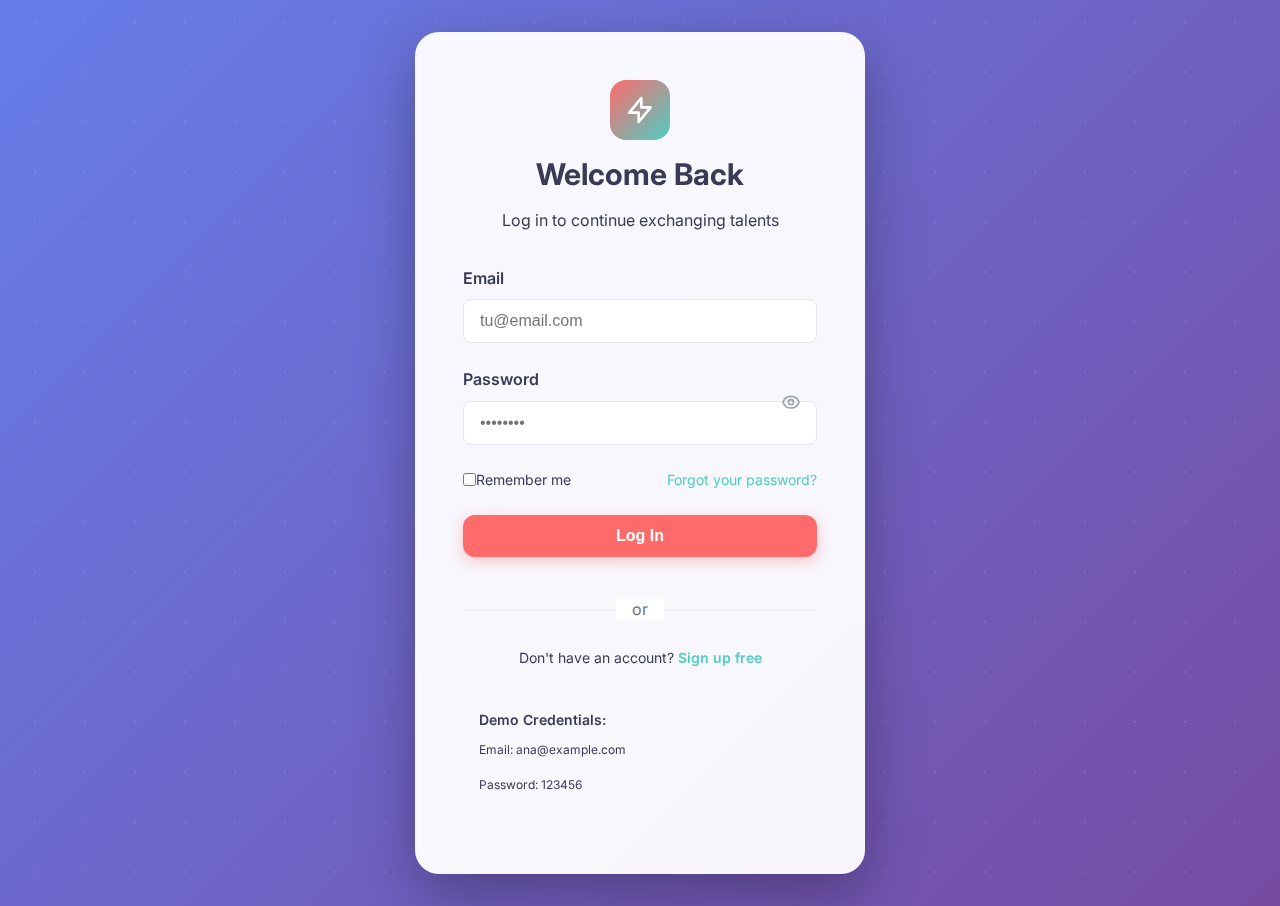
<file: pages/job-board.html>
<!DOCTYPE html>
<html lang="es">

<head>
    <meta charset="UTF-8">
    <meta name="viewport" content="width=device-width, initial-scale=1.0">
    <title>Job Board | TalentExchange</title>
    <link rel="preconnect" href="https://fonts.googleapis.com">
    <link rel="preconnect" href="https://fonts.gstatic.com" crossorigin>
    <link href="https://fonts.googleapis.com/css2?family=Inter:wght@400;600;700;800&display=swap" rel="stylesheet">
    <link rel="stylesheet" href="../css/styles.css">
</head>

<body>
    <div id="sidebarContainer"></div>

    <div class="main-content">
        <div class="container-fluid">
            <div class="flex justify-between items-center mb-lg">
                <h1 class="text-4xl font-bold">Job Board</h1>
                <button onclick="showPublishModal()" class="btn btn-primary">
                    <svg class="w-5 h-5 inline mr-2" fill="none" stroke="currentColor" viewBox="0 0 24 24">
                        <path stroke-linecap="round" stroke-linejoin="round" stroke-width="2" d="M12 4v16m8-8H4"></path>
                    </svg>
                    Post Job
                </button>
            </div>

            <!-- Filters -->
            <div class="card mb-lg">
                <div class="flex gap-md">
                    <select id="categoryFilter" class="input flex-1" onchange="filterJobs()">
                        <option value="">All categories</option>
                        <option value="Diseño">Design</option>
                        <option value="Tecnología">Technology</option>
                        <option value="Música">Music</option>
                        <option value="Video">Video</option>
                        <option value="Arte">Art</option>
                    </select>
                    <select id="statusFilter" class="input flex-1" onchange="filterJobs()">
                        <option value="open">Open</option>
                        <option value="in_progress">In Progress</option>
                        <option value="all">All</option>
                    </select>
                </div>
            </div>

            <!-- Jobs Grid -->
            <div id="jobsGrid" class="grid grid-cols-2 gap-lg">
                <!-- Jobs will be loaded here -->
            </div>
        </div>
    </div>

    <!-- Publish Job Modal -->
    <div id="publishModal" class="modal">
        <div class="modal-content">
            <h3 class="text-2xl font-bold mb-lg">Publish New Job</h3>
            <form id="publishForm" onsubmit="publishJob(event)">
                <div class="form-group">
                    <label class="form-label">Job Title</label>
                    <input type="text" id="jobTitle" class="input" required placeholder="Eg: I need a logo design">
                </div>
                <div class="form-group">
                    <label class="form-label">Description</label>
                    <textarea id="jobDescription" class="input" rows="4" required
                        placeholder="Describe what you need..."></textarea>
                </div>
                <div class="form-group">
                    <label class="form-label">Required Skill</label>
                    <input type="text" id="jobSkillRequired" class="input" required placeholder="Eg: Graphic Design">
                </div>
                <div class="form-group">
                    <label class="form-label">Skill You Offer</label>
                    <input type="text" id="jobSkillOffered" class="input" required placeholder="Eg: Web Development">
                </div>
                <div class="flex gap-md">
                    <button type="button" onclick="closePublishModal()" class="btn btn-outline flex-1">Cancel</button>
                    <button type="submit" class="btn btn-primary flex-1">Publish</button>
                </div>
            </form>
        </div>
    </div>

    <script src="../js/data.js"></script>
    <script src="../js/auth.js"></script>
    <script src="../js/utils.js"></script>
    <script src="../js/navigation.js"></script>

    <script>
        requireAuth();
        const currentUser = getCurrentUser();
        document.getElementById('sidebarContainer').innerHTML = generateSidebar();
        setActiveNavItem();

        function filterJobs() {
            const category = document.getElementById('categoryFilter').value;
            const status = document.getElementById('statusFilter').value;

            let jobs = [...JOB_BOARD];

            if (category) {
                jobs = jobs.filter(job => job.category === category);
            }

            if (status !== 'all') {
                jobs = jobs.filter(job => job.status === status);
            }

            displayJobs(jobs);
        }

        function displayJobs(jobs) {
            const grid = document.getElementById('jobsGrid');
            grid.innerHTML = '';

            if (jobs.length === 0) {
                grid.innerHTML = '<p class="col-span-2 text-center text-gray-500 dark:text-gray-400 py-12">No jobs available</p>';
                return;
            }

            jobs.forEach(job => {
                const isOwnJob = job.userId === currentUser.id;
                const card = document.createElement('div');
                card.className = 'card fade-in';
                card.innerHTML = `
                    <div class="flex items-start justify-between mb-md">
                        <div class="flex items-center gap-md">
                            <img src="${job.userAvatar}" alt="${job.userName}" class="avatar">
                            <div>
                                <p class="font-semibold">${job.userName}</p>
                                <p class="text-sm text-gray-600 dark:text-gray-400">${formatRelativeDate(job.postedDate)}</p>
                            </div>
                        </div>
                        ${getStatusBadge(job.status)}
                    </div>
                    
                    <h3 class="text-xl font-bold mb-sm">${job.title}</h3>
                    <p class="text-gray-600 dark:text-gray-400 mb-md">${truncateText(job.description, 150)}</p>
                    
                    <div class="grid grid-cols-2 gap-md mb-md p-md bg-gray-50 dark:bg-gray-700 rounded-lg">
                        <div>
                            <p class="text-xs text-gray-600 dark:text-gray-400 mb-xs">Requiere:</p>
                            <p class="font-semibold text-sm text-primary-red">${job.skillRequired}</p>
                        </div>
                        <div>
                            <p class="text-xs text-gray-600 dark:text-gray-400 mb-xs">Ofrece:</p>
                            <p class="font-semibold text-sm text-secondary-teal">${job.skillOffered}</p>
                        </div>
                    </div>
                    
                    <div class="flex items-center justify-between">
                        <span class="text-sm text-gray-600 dark:text-gray-400">
                            👥 ${job.applicants} ${job.applicants === 1 ? 'aplicante' : 'aplicantes'}
                        </span>
                        ${!isOwnJob && job.status === 'open' ? `
                            <button onclick="applyToJob(${job.id})" class="btn btn-primary btn-sm">Aplicar</button>
                        ` : isOwnJob ? `
                            <span class="badge badge-secondary">Tu publicación</span>
                        ` : ''}
                    </div>
                `;
                grid.appendChild(card);
            });
        }

        function applyToJob(jobId) {
            const job = JOB_BOARD.find(j => j.id === jobId);
            if (job) {
                job.applicants++;
                showToast('¡Aplicación enviada! El usuario recibirá tu mensaje.', 'success');
                filterJobs();
            }
        }

        function showPublishModal() {
            document.getElementById('publishModal').classList.add('active');
        }

        function closePublishModal() {
            document.getElementById('publishModal').classList.remove('active');
            document.getElementById('publishForm').reset();
        }

        function publishJob(e) {
            e.preventDefault();

            const newJob = {
                id: JOB_BOARD.length + 1,
                userId: currentUser.id,
                userName: currentUser.name,
                userAvatar: currentUser.avatar,
                title: document.getElementById('jobTitle').value,
                description: document.getElementById('jobDescription').value,
                skillRequired: document.getElementById('jobSkillRequired').value,
                skillOffered: document.getElementById('jobSkillOffered').value,
                category: 'General',
                postedDate: new Date().toISOString().split('T')[0],
                applicants: 0,
                status: 'open'
            };

            JOB_BOARD.unshift(newJob);
            closePublishModal();
            showToast('¡Trabajo publicado exitosamente!', 'success');
            filterJobs();
        }

        // Initial load
        filterJobs();
    </script>
</body>

</html>
</file>
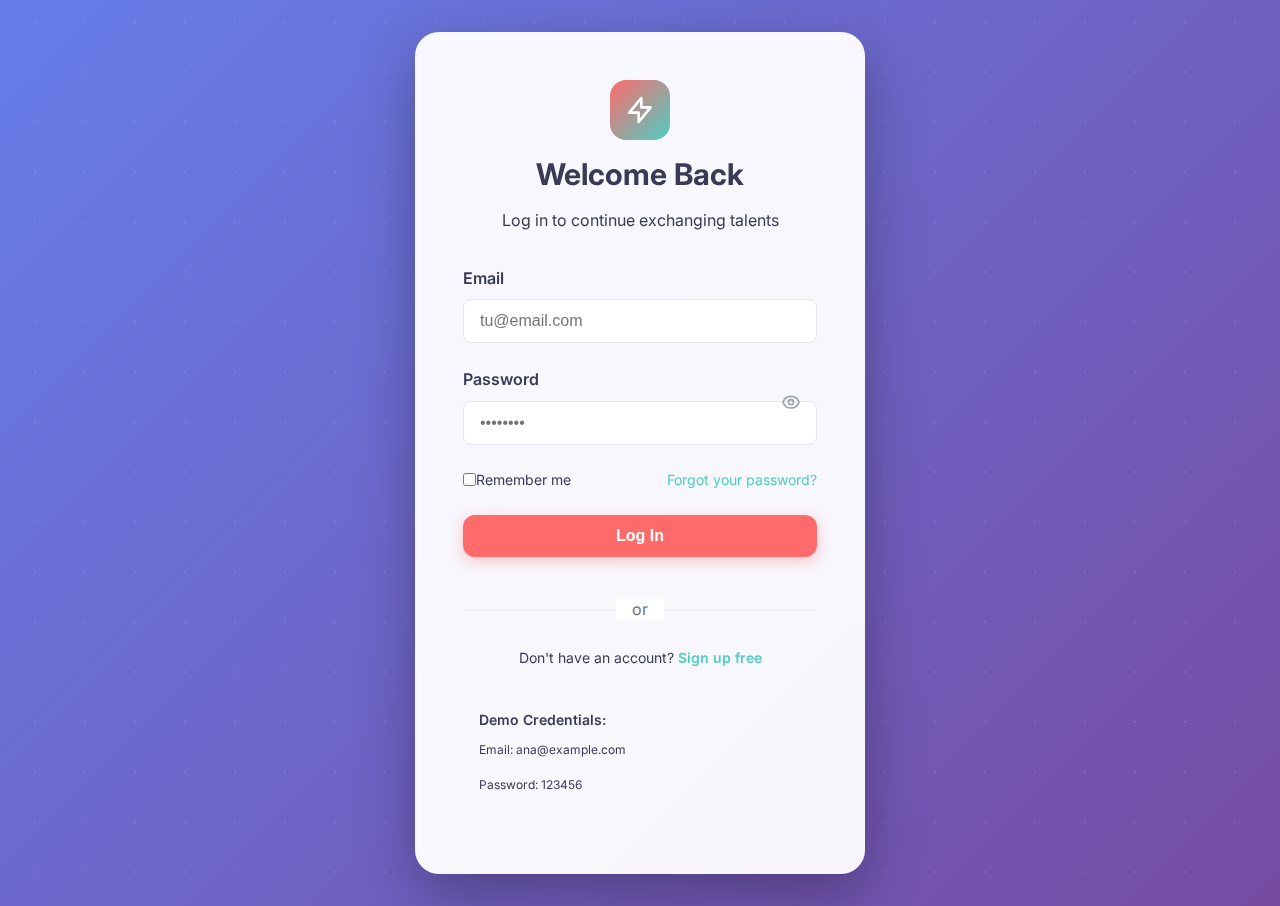
<file: pages/login.html>
<!DOCTYPE html>
<html lang="es">

<head>
    <meta charset="UTF-8">
    <meta name="viewport" content="width=device-width, initial-scale=1.0">
    <title>Log In | TalentExchange</title>
    <link rel="preconnect" href="https://fonts.googleapis.com">
    <link rel="preconnect" href="https://fonts.gstatic.com" crossorigin>
    <link href="https://fonts.googleapis.com/css2?family=Inter:wght@400;600;700;800&display=swap" rel="stylesheet">
    <link rel="stylesheet" href="../css/styles.css">
    <style>
        .auth-container {
            min-height: 100vh;
            display: flex;
            align-items: center;
            justify-content: center;
            padding: 2rem;
            background: linear-gradient(135deg, #667eea 0%, #764ba2 100%);
            position: relative;
            overflow: hidden;
        }

        .auth-container::before {
            content: '';
            position: absolute;
            top: -50%;
            left: -50%;
            width: 200%;
            height: 200%;
            background: radial-gradient(circle, rgba(255, 255, 255, 0.1) 1px, transparent 1px);
            background-size: 50px 50px;
            animation: moveBackground 20s linear infinite;
        }

        @keyframes moveBackground {
            0% {
                transform: translate(0, 0);
            }

            100% {
                transform: translate(50px, 50px);
            }
        }

        .auth-card {
            background: rgba(255, 255, 255, 0.95);
            backdrop-filter: blur(10px);
            border-radius: 1.5rem;
            padding: 3rem;
            max-width: 450px;
            width: 100%;
            box-shadow: 0 20px 60px rgba(0, 0, 0, 0.3);
            position: relative;
            z-index: 1;
        }

        .dark .auth-card {
            background: rgba(31, 41, 55, 0.95);
        }

        .logo-section {
            text-align: center;
            margin-bottom: 2rem;
        }

        .logo-icon {
            width: 60px;
            height: 60px;
            margin: 0 auto 1rem;
            background: linear-gradient(135deg, var(--primary-red), var(--secondary-teal));
            border-radius: 1rem;
            display: flex;
            align-items: center;
            justify-content: center;
            color: white;
        }

        .form-group {
            margin-bottom: 1.5rem;
        }

        .form-label {
            display: block;
            margin-bottom: 0.5rem;
            font-weight: 600;
            color: var(--text-dark);
        }

        .dark .form-label {
            color: var(--dark-text);
        }

        .password-toggle {
            position: absolute;
            right: 1rem;
            top: 50%;
            transform: translateY(-50%);
            cursor: pointer;
            color: #9CA3AF;
        }

        .divider {
            text-align: center;
            margin: 1.5rem 0;
            position: relative;
        }

        .divider::before {
            content: '';
            position: absolute;
            top: 50%;
            left: 0;
            right: 0;
            height: 1px;
            background: #E5E7EB;
        }

        .divider span {
            background: white;
            padding: 0 1rem;
            position: relative;
            color: #6B7280;
        }

        .dark .divider span {
            background: rgba(31, 41, 55, 0.95);
        }
    </style>
</head>

<body>
    <div class="auth-container">
        <div class="auth-card fade-in">
            <!-- Logo -->
            <div class="logo-section">
                <div class="logo-icon">
                    <svg width="32" height="32" fill="none" stroke="currentColor" viewBox="0 0 24 24">
                        <path stroke-linecap="round" stroke-linejoin="round" stroke-width="2"
                            d="M13 10V3L4 14h7v7l9-11h-7z"></path>
                    </svg>
                </div>
                <h1 class="text-3xl font-bold mb-2">Welcome Back</h1>
                <p class="text-gray-600 dark:text-gray-400">Log in to continue exchanging talents</p>
            </div>

            <!-- Formulario de Login -->
            <form id="loginForm">
                <div class="form-group">
                    <label for="email" class="form-label">Email</label>
                    <input type="email" id="email" class="input" placeholder="tu@email.com" required>
                </div>

                <div class="form-group" style="position: relative;">
                    <label for="password" class="form-label">Password</label>
                    <input type="password" id="password" class="input" placeholder="••••••••" required>
                    <span class="password-toggle" onclick="togglePassword()">
                        <svg id="eyeIcon" width="20" height="20" fill="none" stroke="currentColor" viewBox="0 0 24 24">
                            <path stroke-linecap="round" stroke-linejoin="round" stroke-width="2"
                                d="M15 12a3 3 0 11-6 0 3 3 0 016 0z"></path>
                            <path stroke-linecap="round" stroke-linejoin="round" stroke-width="2"
                                d="M2.458 12C3.732 7.943 7.523 5 12 5c4.478 0 8.268 2.943 9.542 7-1.274 4.057-5.064 7-9.542 7-4.477 0-8.268-2.943-9.542-7z">
                            </path>
                        </svg>
                    </span>
                </div>

                <div class="flex justify-between items-center mb-lg">
                    <label class="flex items-center gap-2 cursor-pointer">
                        <input type="checkbox" id="remember" class="cursor-pointer">
                        <span class="text-sm">Remember me</span>
                    </label>
                    <a href="#" class="text-sm text-secondary-teal hover:underline">Forgot your password?</a>
                </div>

                <button type="submit" class="btn btn-primary w-full mb-md">
                    Log In
                </button>

                <div class="divider">
                    <span>or</span>
                </div>

                <p class="text-center text-sm">
                    Don't have an account?
                    <a href="register.html" class="text-secondary-teal font-semibold hover:underline">Sign up
                        free</a>
                </p>
            </form>

            <!-- Demo Credentials -->
            <div class="mt-lg p-md bg-gray-100 dark:bg-gray-700 rounded-lg">
                <p class="text-sm font-semibold mb-sm">Demo Credentials:</p>
                <p class="text-xs text-gray-600 dark:text-gray-400">Email: ana@example.com</p>
                <p class="text-xs text-gray-600 dark:text-gray-400">Password: 123456</p>
            </div>
        </div>
    </div>

    <!-- Scripts -->
    <script src="../js/data.js"></script>
    <script src="../js/auth.js"></script>
    <script src="../js/utils.js"></script>

    <script>
        // Toggle password visibility
        function togglePassword() {
            const passwordInput = document.getElementById('password');
            const eyeIcon = document.getElementById('eyeIcon');

            if (passwordInput.type === 'password') {
                passwordInput.type = 'text';
                eyeIcon.innerHTML = `
                    <path stroke-linecap="round" stroke-linejoin="round" stroke-width="2" d="M13.875 18.825A10.05 10.05 0 0112 19c-4.478 0-8.268-2.943-9.543-7a9.97 9.97 0 011.563-3.029m5.858.908a3 3 0 114.243 4.243M9.878 9.878l4.242 4.242M9.88 9.88l-3.29-3.29m7.532 7.532l3.29 3.29M3 3l3.59 3.59m0 0A9.953 9.953 0 0112 5c4.478 0 8.268 2.943 9.543 7a10.025 10.025 0 01-4.132 5.411m0 0L21 21"></path>
                `;
            } else {
                passwordInput.type = 'password';
                eyeIcon.innerHTML = `
                    <path stroke-linecap="round" stroke-linejoin="round" stroke-width="2" d="M15 12a3 3 0 11-6 0 3 3 0 016 0z"></path>
                    <path stroke-linecap="round" stroke-linejoin="round" stroke-width="2" d="M2.458 12C3.732 7.943 7.523 5 12 5c4.478 0 8.268 2.943 9.542 7-1.274 4.057-5.064 7-9.542 7-4.477 0-8.268-2.943-9.542-7z"></path>
                `;
            }
        }

        // Handle login form submission
        document.getElementById('loginForm').addEventListener('submit', function (e) {
            e.preventDefault();

            const email = document.getElementById('email').value;
            const password = document.getElementById('password').value;

            // Attempt login
            const result = login(email, password);

                if (result.success) {
                showToast('Welcome back!', 'success');
                setTimeout(() => {
                    window.location.href = '../app.html';
                }, 1000);
            } else {
                showToast(result.error, 'error');
            }
        });

        // Initialize dark mode
        initDarkMode();
    </script>
</body>

</html>
</file>
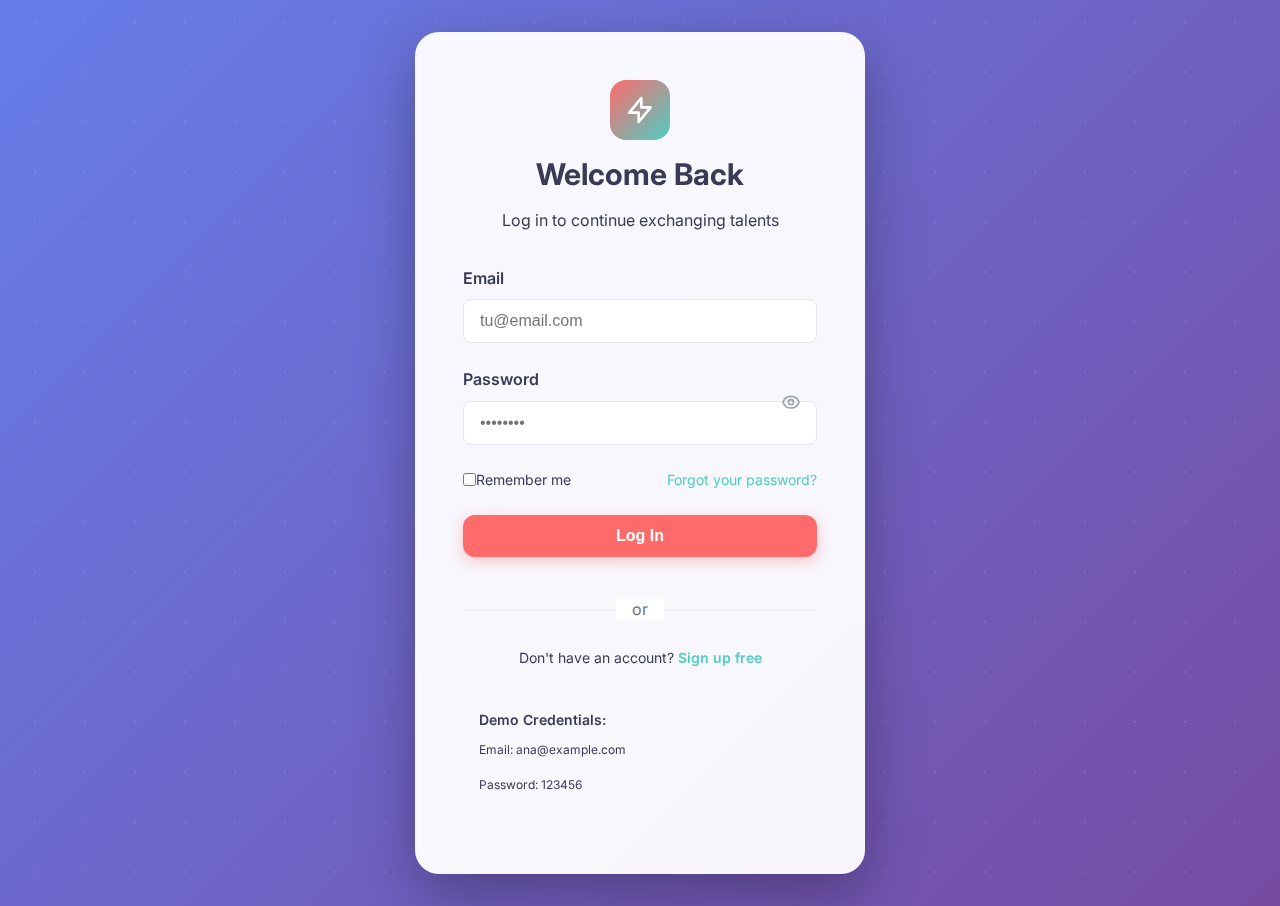
<file: pages/profile.html>
<!DOCTYPE html>
<html lang="es">

<head>
    <meta charset="UTF-8">
    <meta name="viewport" content="width=device-width, initial-scale=1.0">
    <title>Profile | TalentExchange</title>
    <link rel="preconnect" href="https://fonts.googleapis.com">
    <link rel="preconnect" href="https://fonts.gstatic.com" crossorigin>
    <link href="https://fonts.googleapis.com/css2?family=Inter:wght@400;600;700;800&display=swap" rel="stylesheet">
    <link rel="stylesheet" href="../css/styles.css">
</head>

<body>
    <div id="sidebarContainer"></div>

    <div class="main-content">
        <div class="container-fluid">
            <div class="grid grid-cols-3 gap-lg">
                <!-- Left Column - Profile Info -->
                <div>
                    <div class="card text-center">
                        <img id="profileAvatar" src="" alt="Avatar" class="avatar-xl mx-auto mb-md">
                        <h2 id="profileName" class="text-2xl font-bold mb-sm"></h2>
                        <p id="profileLocation" class="text-gray-600 dark:text-gray-400 mb-md"></p>
                        <div id="profileRating" class="mb-md"></div>
                        <div class="flex gap-sm justify-center mb-md">
                            <div class="text-center">
                                <p class="text-2xl font-bold" id="profileExchanges">0</p>
                                <p class="text-sm text-gray-600 dark:text-gray-400">Exchanges</p>
                            </div>
                            <div class="w-px bg-gray-300 dark:bg-gray-600"></div>
                            <div class="text-center">
                                <p class="text-2xl font-bold" id="profileJoinDate"></p>
                                <p class="text-sm text-gray-600 dark:text-gray-400">Member since</p>
                            </div>
                        </div>
                        <div id="profileActions" class="space-y-sm">
                            <!-- Actions will be loaded here -->
                        </div>
                    </div>

                    <!-- Skills -->
                    <div class="card mt-lg">
                        <h3 class="text-xl font-bold mb-md">Skills</h3>
                        <div id="profileSkills" class="flex flex-wrap gap-sm">
                            <!-- Skills will be loaded here -->
                        </div>
                    </div>

                    <!-- Seeking -->
                    <div class="card mt-lg">
                        <h3 class="text-xl font-bold mb-md">Seeking</h3>
                        <div id="profileSeeking" class="flex flex-wrap gap-sm">
                            <!-- Seeking will be loaded here -->
                        </div>
                    </div>
                </div>

                <!-- Right Column - Bio & Reviews -->
                <div class="col-span-2">
                    <!-- Bio -->
                    <div class="card mb-lg">
                        <h3 class="text-xl font-bold mb-md">About me</h3>
                        <p id="profileBio" class="text-gray-600 dark:text-gray-400"></p>
                    </div>

                    <!-- Reviews -->
                    <div class="card">
                        <h3 class="text-xl font-bold mb-md">Reviews & Feedback</h3>
                        <div id="profileReviews" class="space-y-4">
                            <!-- Reviews will be loaded here -->
                        </div>
                    </div>
                </div>
            </div>
        </div>
    </div>

    <script src="../js/data.js"></script>
    <script src="../js/auth.js"></script>
    <script src="../js/utils.js"></script>
    <script src="../js/navigation.js"></script>

    <script>
        requireAuth();
        const currentUser = getCurrentUser();
        document.getElementById('sidebarContainer').innerHTML = generateSidebar();
        setActiveNavItem();

        // Get user ID from URL or use current user
        const params = getURLParams();
        const userId = params.id ? parseInt(params.id) : currentUser.id;
        const profileUser = USERS.find(u => u.id === userId) || currentUser;
        const isOwnProfile = profileUser.id === currentUser.id;

        // Populate profile
        document.getElementById('profileAvatar').src = profileUser.avatar;
        document.getElementById('profileName').textContent = profileUser.name;
        document.getElementById('profileLocation').textContent = profileUser.location;
        document.getElementById('profileRating').innerHTML = generateStars(profileUser.rating);
        document.getElementById('profileExchanges').textContent = profileUser.completedExchanges;
        document.getElementById('profileJoinDate').textContent = new Date(profileUser.joinDate).getFullYear();
        document.getElementById('profileBio').textContent = profileUser.bio || 'This user has not added a bio yet.';

        // Profile actions
        const actionsContainer = document.getElementById('profileActions');
        if (isOwnProfile) {
                actionsContainer.innerHTML = `
                <button onclick="showToast('Edit profile coming soon', 'info')" class="btn btn-primary w-full">
                    <svg class="w-5 h-5 inline mr-2" fill="none" stroke="currentColor" viewBox="0 0 24 24">
                        <path stroke-linecap="round" stroke-linejoin="round" stroke-width="2" d="M11 5H6a2 2 0 00-2 2v11a2 2 0 002 2h11a2 2 0 002-2v-5m-1.414-9.414a2 2 0 112.828 2.828L11.828 15H9v-2.828l8.586-8.586z"></path>
                    </svg>
                    Edit Profile
                </button>
            `;
        } else {
            actionsContainer.innerHTML = `
                <a href="chat.html?user=${profileUser.id}" class="btn btn-primary w-full">
                    <svg class="w-5 h-5 inline mr-2" fill="none" stroke="currentColor" viewBox="0 0 24 24">
                        <path stroke-linecap="round" stroke-linejoin="round" stroke-width="2" d="M8 12h.01M12 12h.01M16 12h.01M21 12c0 4.418-4.03 8-9 8a9.863 9.863 0 01-4.255-.949L3 20l1.395-3.72C3.512 15.042 3 13.574 3 12c0-4.418 4.03-8 9-8s9 3.582 9 8z"></path>
                    </svg>
                    Send Message
                </a>
                <button onclick="showToast('Proponer intercambio próximamente', 'info')" class="btn btn-secondary w-full">
                    <svg class="w-5 h-5 inline mr-2" fill="none" stroke="currentColor" viewBox="0 0 24 24">
                        <path stroke-linecap="round" stroke-linejoin="round" stroke-width="2" d="M8 7h12m0 0l-4-4m4 4l-4 4m0 6H4m0 0l4 4m-4-4l4-4"></path>
                    </svg>
                    Propose Exchange
                </button>
            `;
        }

        // Skills
        const skillsContainer = document.getElementById('profileSkills');
        profileUser.skills.forEach(skill => {
            const badge = document.createElement('span');
            badge.className = 'badge badge-primary';
            badge.textContent = skill;
            skillsContainer.appendChild(badge);
        });

        // Seeking
        const seekingContainer = document.getElementById('profileSeeking');
        profileUser.seeking.forEach(skill => {
            const badge = document.createElement('span');
            badge.className = 'badge badge-secondary';
            badge.textContent = skill;
            seekingContainer.appendChild(badge);
        });

        // Reviews
        const reviewsContainer = document.getElementById('profileReviews');
        const userReviews = REVIEWS.filter(r => r.userId === profileUser.id);

        if (userReviews.length === 0) {
            reviewsContainer.innerHTML = '<p class="text-gray-500 dark:text-gray-400 text-center py-8">No reviews yet</p>';
        } else {
            userReviews.forEach(review => {
                const reviewEl = document.createElement('div');
                reviewEl.className = 'p-md bg-gray-50 dark:bg-gray-700 rounded-lg';
                reviewEl.innerHTML = `
                    <div class="flex items-start justify-between mb-sm">
                        <div>
                            <p class="font-semibold">${review.reviewerName}</p>
                            <p class="text-sm text-gray-600 dark:text-gray-400">${formatRelativeDate(review.date)}</p>
                        </div>
                        ${generateStars(review.rating)}
                    </div>
                    <p class="text-sm text-gray-600 dark:text-gray-400 mb-sm">${review.comment}</p>
                    <p class="text-xs text-gray-500 dark:text-gray-500">Intercambio: ${review.exchangeType}</p>
                `;
                reviewsContainer.appendChild(reviewEl);
            });
        }
    </script>
</body>

</html>
</file>
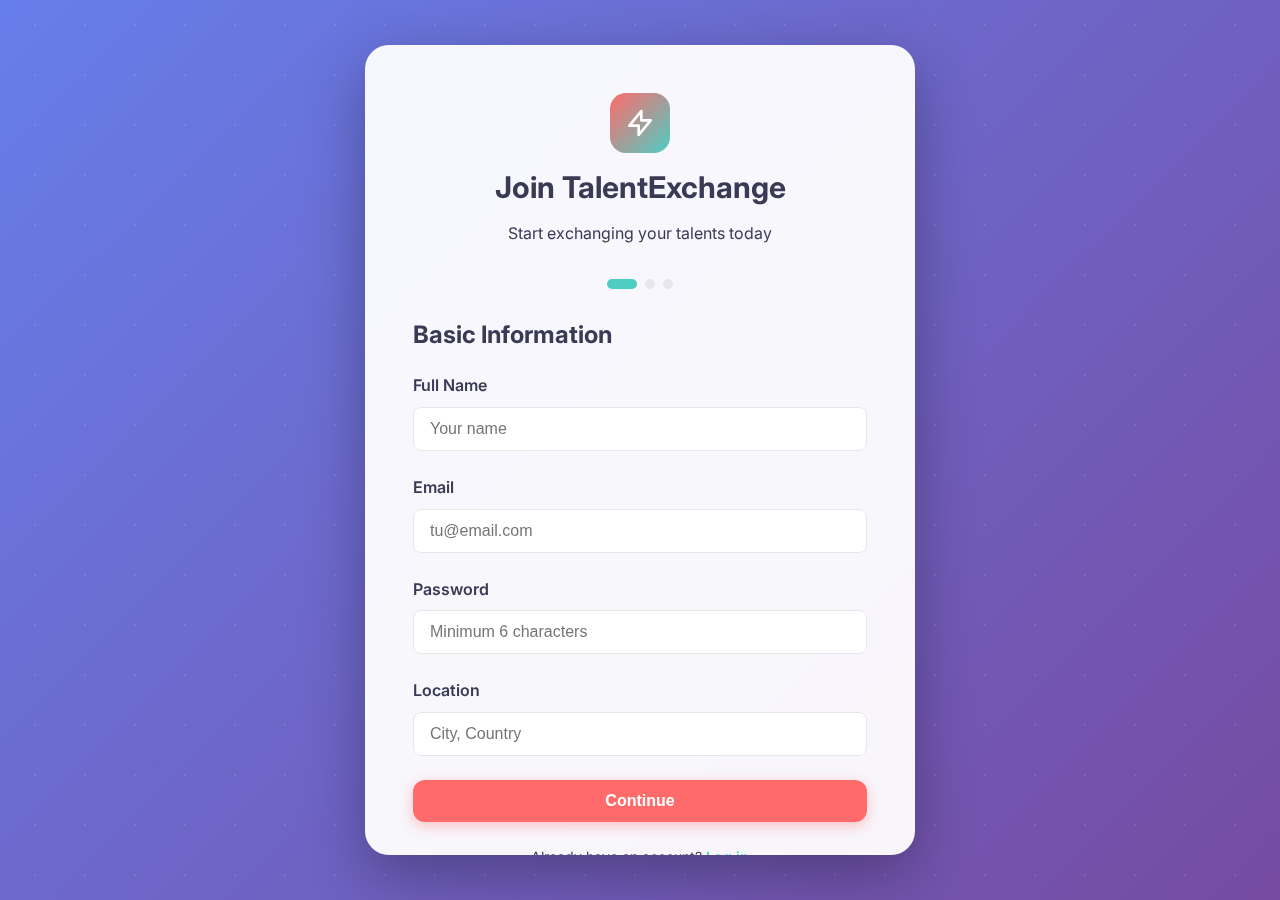
<file: pages/register.html>
<!DOCTYPE html>
<html lang="es">

<head>
    <meta charset="UTF-8">
    <meta name="viewport" content="width=device-width, initial-scale=1.0">
    <title>Register | TalentExchange</title>
    <link rel="preconnect" href="https://fonts.googleapis.com">
    <link rel="preconnect" href="https://fonts.gstatic.com" crossorigin>
    <link href="https://fonts.googleapis.com/css2?family=Inter:wght@400;600;700;800&display=swap" rel="stylesheet">
    <link rel="stylesheet" href="../css/styles.css">
    <style>
        .auth-container {
            min-height: 100vh;
            display: flex;
            align-items: center;
            justify-content: center;
            padding: 2rem;
            background: linear-gradient(135deg, #667eea 0%, #764ba2 100%);
            position: relative;
            overflow: hidden;
        }

        .auth-container::before {
            content: '';
            position: absolute;
            top: -50%;
            left: -50%;
            width: 200%;
            height: 200%;
            background: radial-gradient(circle, rgba(255, 255, 255, 0.1) 1px, transparent 1px);
            background-size: 50px 50px;
            animation: moveBackground 20s linear infinite;
        }

        @keyframes moveBackground {
            0% {
                transform: translate(0, 0);
            }

            100% {
                transform: translate(50px, 50px);
            }
        }

        .auth-card {
            background: rgba(255, 255, 255, 0.95);
            backdrop-filter: blur(10px);
            border-radius: 1.5rem;
            padding: 3rem;
            max-width: 550px;
            width: 100%;
            box-shadow: 0 20px 60px rgba(0, 0, 0, 0.3);
            position: relative;
            z-index: 1;
            max-height: 90vh;
            overflow-y: auto;
        }

        .dark .auth-card {
            background: rgba(31, 41, 55, 0.95);
        }

        .logo-section {
            text-align: center;
            margin-bottom: 2rem;
        }

        .logo-icon {
            width: 60px;
            height: 60px;
            margin: 0 auto 1rem;
            background: linear-gradient(135deg, var(--primary-red), var(--secondary-teal));
            border-radius: 1rem;
            display: flex;
            align-items: center;
            justify-content: center;
            color: white;
        }

        .form-group {
            margin-bottom: 1.5rem;
        }

        .form-label {
            display: block;
            margin-bottom: 0.5rem;
            font-weight: 600;
            color: var(--text-dark);
        }

        .dark .form-label {
            color: var(--dark-text);
        }

        .skill-selector {
            display: flex;
            flex-wrap: wrap;
            gap: 0.5rem;
            margin-top: 0.5rem;
        }

        .skill-tag {
            padding: 0.5rem 1rem;
            border-radius: 9999px;
            border: 2px solid #E5E7EB;
            background: white;
            cursor: pointer;
            transition: all 0.2s;
            font-size: 0.875rem;
        }

        .dark .skill-tag {
            background: #374151;
            border-color: #4B5563;
        }

        .skill-tag.selected {
            background: var(--secondary-teal);
            border-color: var(--secondary-teal);
            color: white;
        }

        .step-indicator {
            display: flex;
            justify-content: center;
            gap: 0.5rem;
            margin-bottom: 2rem;
        }

        .step-dot {
            width: 10px;
            height: 10px;
            border-radius: 50%;
            background: #E5E7EB;
            transition: all 0.3s;
        }

        .step-dot.active {
            background: var(--secondary-teal);
            width: 30px;
            border-radius: 5px;
        }

        .form-step {
            display: none;
        }

        .form-step.active {
            display: block;
            animation: fadeIn 0.3s ease-out;
        }
    </style>
</head>

<body>
    <div class="auth-container">
        <div class="auth-card fade-in">
            <!-- Logo -->
            <div class="logo-section">
                <div class="logo-icon">
                    <svg width="32" height="32" fill="none" stroke="currentColor" viewBox="0 0 24 24">
                        <path stroke-linecap="round" stroke-linejoin="round" stroke-width="2"
                            d="M13 10V3L4 14h7v7l9-11h-7z"></path>
                    </svg>
                </div>
                <h1 class="text-3xl font-bold mb-2">Join TalentExchange</h1>
                <p class="text-gray-600 dark:text-gray-400">Start exchanging your talents today</p>
            </div>

            <!-- Step Indicator -->
            <div class="step-indicator">
                <div class="step-dot active" data-step="1"></div>
                <div class="step-dot" data-step="2"></div>
                <div class="step-dot" data-step="3"></div>
            </div>

            <!-- Formulario de Registro -->
            <form id="registerForm">
                <!-- Paso 1: Información Básica -->
                <div class="form-step active" data-step="1">
                    <h3 class="text-xl font-bold mb-lg">Basic Information</h3>

                    <div class="form-group">
                        <label for="name" class="form-label">Full Name</label>
                        <input type="text" id="name" class="input" placeholder="Your name" required>
                    </div>

                    <div class="form-group">
                        <label for="email" class="form-label">Email</label>
                        <input type="email" id="email" class="input" placeholder="tu@email.com" required>
                    </div>

                    <div class="form-group">
                        <label for="password" class="form-label">Password</label>
                        <input type="password" id="password" class="input" placeholder="Minimum 6 characters" required>
                    </div>

                    <div class="form-group">
                        <label for="location" class="form-label">Location</label>
                        <input type="text" id="location" class="input" placeholder="City, Country">
                    </div>

                    <button type="button" class="btn btn-primary w-full" onclick="nextStep()">
                        Continue
                    </button>
                </div>

                <!-- Paso 2: Habilidades que Ofreces -->
                <div class="form-step" data-step="2">
                    <h3 class="text-xl font-bold mb-md">What skills do you offer?</h3>
                    <p class="text-sm text-gray-600 dark:text-gray-400 mb-lg">Select at least 1 skill</p>

                    <div class="skill-selector" id="skillsSelector">
                        <!-- Se llenará dinámicamente -->
                    </div>

                    <div class="flex gap-md mt-lg">
                        <button type="button" class="btn btn-outline flex-1" onclick="prevStep()">
                            Back
                        </button>
                        <button type="button" class="btn btn-primary flex-1" onclick="nextStep()">
                            Continue
                        </button>
                    </div>
                </div>

                <!-- Paso 3: Habilidades que Buscas -->
                <div class="form-step" data-step="3">
                    <h3 class="text-xl font-bold mb-md">What skills are you looking for?</h3>
                    <p class="text-sm text-gray-600 dark:text-gray-400 mb-lg">Select what you'd like to receive</p>

                    <div class="skill-selector" id="seekingSelector">
                        <!-- Se llenará dinámicamente -->
                    </div>

                    <div class="form-group mt-lg">
                        <label for="bio" class="form-label">Tell us about yourself (optional)</label>
                        <textarea id="bio" class="input" rows="3"
                            placeholder="Describe your experience and what motivates you to exchange talents..."></textarea>
                    </div>

                    <div class="flex gap-md mt-lg">
                        <button type="button" class="btn btn-outline flex-1" onclick="prevStep()">
                            Back
                        </button>
                        <button type="submit" class="btn btn-primary flex-1">
                            Create Account
                        </button>
                    </div>
                </div>
            </form>

            <p class="text-center text-sm mt-lg">
                Already have an account?
                <a href="login.html" class="text-secondary-teal font-semibold hover:underline">Log in</a>
            </p>
        </div>
    </div>

    <!-- Scripts -->
    <script src="../js/data.js"></script>
    <script src="../js/auth.js"></script>
    <script src="../js/utils.js"></script>

    <script>
        let currentStep = 1;
        const selectedSkills = [];
        const selectedSeeking = [];

        // Generar opciones de habilidades
        function generateSkillOptions() {
            const allSkills = [];
            Object.values(SKILL_CATEGORIES).forEach(skills => {
                allSkills.push(...skills);
            });

            // Skills selector
            const skillsSelector = document.getElementById('skillsSelector');
            allSkills.forEach(skill => {
                const tag = document.createElement('div');
                tag.className = 'skill-tag';
                tag.textContent = skill;
                tag.onclick = () => toggleSkill(skill, 'skills', tag);
                skillsSelector.appendChild(tag);
            });

            // Seeking selector
            const seekingSelector = document.getElementById('seekingSelector');
            allSkills.forEach(skill => {
                const tag = document.createElement('div');
                tag.className = 'skill-tag';
                tag.textContent = skill;
                tag.onclick = () => toggleSkill(skill, 'seeking', tag);
                seekingSelector.appendChild(tag);
            });
        }

        function toggleSkill(skill, type, element) {
            const array = type === 'skills' ? selectedSkills : selectedSeeking;
            const index = array.indexOf(skill);

            if (index > -1) {
                array.splice(index, 1);
                element.classList.remove('selected');
            } else {
                array.push(skill);
                element.classList.add('selected');
            }
        }

        function nextStep() {
            // Validar paso actual
                if (currentStep === 1) {
                const name = document.getElementById('name').value;
                const email = document.getElementById('email').value;
                const password = document.getElementById('password').value;

                    if (!name || name.length < 2) {
                    showToast('Name must be at least 2 characters', 'error');
                    return;
                }

                    if (!isValidEmail(email)) {
                    showToast('Invalid email', 'error');
                    return;
                }

                    if (!isValidPassword(password)) {
                    showToast('Password must be at least 6 characters', 'error');
                    return;
                }
            } else if (currentStep === 2) {
                if (selectedSkills.length === 0) {
                    showToast('Select at least 1 skill you offer', 'error');
                    return;
                }
            }

            // Avanzar al siguiente paso
            if (currentStep < 3) {
                currentStep++;
                updateStepDisplay();
            }
        }

        function prevStep() {
            if (currentStep > 1) {
                currentStep--;
                updateStepDisplay();
            }
        }

        function updateStepDisplay() {
            // Actualizar pasos del formulario
            document.querySelectorAll('.form-step').forEach(step => {
                step.classList.remove('active');
            });
            document.querySelector(`.form-step[data-step="${currentStep}"]`).classList.add('active');

            // Actualizar indicadores
            document.querySelectorAll('.step-dot').forEach(dot => {
                const stepNum = parseInt(dot.getAttribute('data-step'));
                if (stepNum === currentStep) {
                    dot.classList.add('active');
                } else {
                    dot.classList.remove('active');
                }
            });
        }

        // Handle registration form submission
        document.getElementById('registerForm').addEventListener('submit', function (e) {
            e.preventDefault();

            if (selectedSeeking.length === 0) {
                showToast('Select at least 1 skill you seek', 'error');
                return;
            }

            const userData = {
                name: document.getElementById('name').value,
                email: document.getElementById('email').value,
                password: document.getElementById('password').value,
                location: document.getElementById('location').value,
                skills: selectedSkills,
                seeking: selectedSeeking,
                bio: document.getElementById('bio').value
            };

            const result = register(userData);

            if (result.success) {
                showToast('Account created successfully!', 'success');
                setTimeout(() => {
                    window.location.href = '../app.html';
                }, 1500);
            } else {
                showToast(result.error, 'error');
            }
        });

        // Initialize
        initDarkMode();
        generateSkillOptions();
    </script>
</body>

</html>
</file>
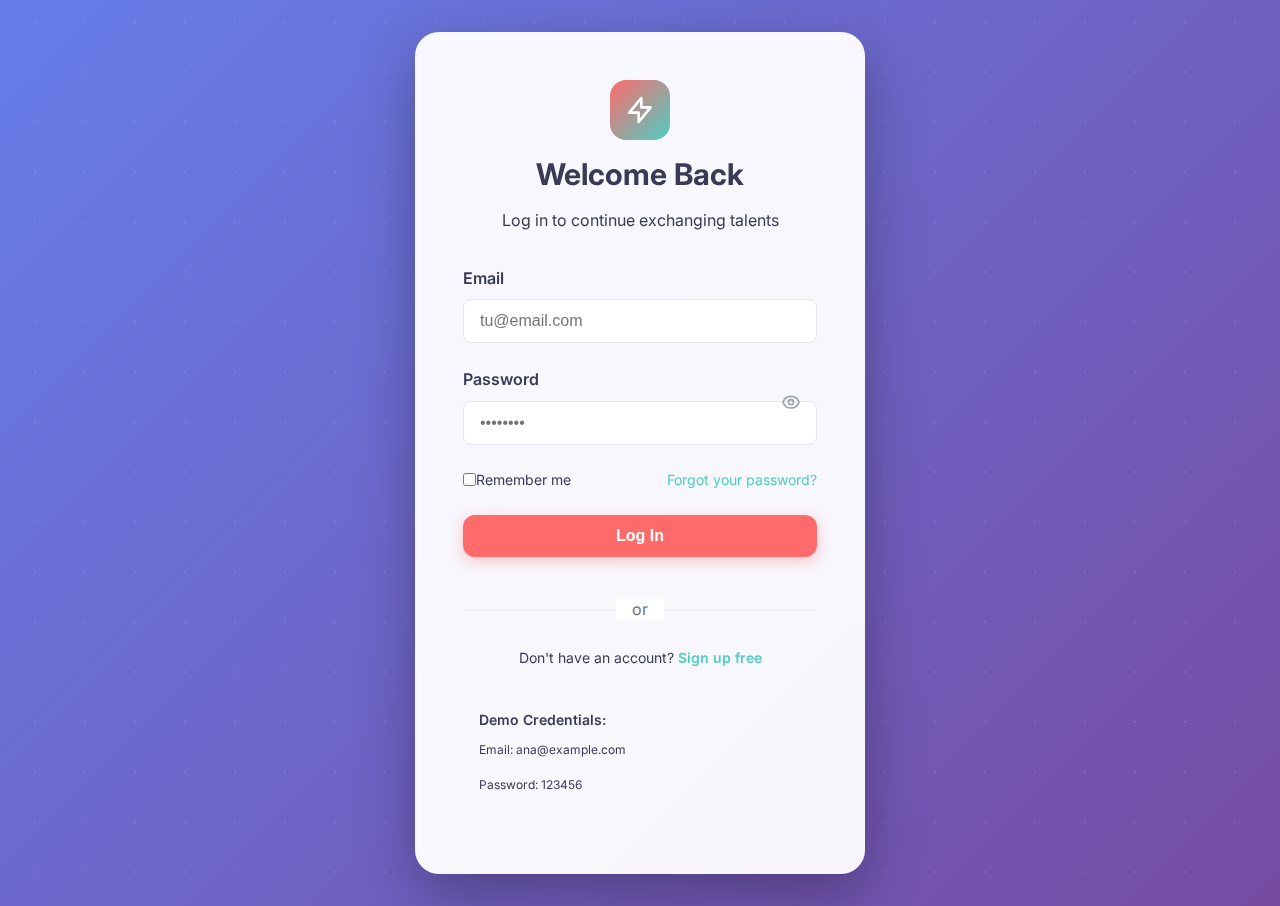
<file: pages/search.html>
<!DOCTYPE html>
<html lang="es">

<head>
    <meta charset="UTF-8">
    <meta name="viewport" content="width=device-width, initial-scale=1.0">
    <title>Search Skills | TalentExchange</title>
    <link rel="preconnect" href="https://fonts.googleapis.com">
    <link rel="preconnect" href="https://fonts.gstatic.com" crossorigin>
    <link href="https://fonts.googleapis.com/css2?family=Inter:wght@400;600;700;800&display=swap" rel="stylesheet">
    <link rel="stylesheet" href="../css/styles.css">
</head>

<body>
    <div id="sidebarContainer"></div>

    <div class="main-content">
        <div class="container-fluid">
            <h1 class="text-4xl font-bold mb-lg">Search Skills</h1>

            <!-- Search Filters -->
            <div class="card mb-lg">
                <div class="grid grid-cols-3 gap-md">
                    <div>
                        <label class="form-label">Search by skill</label>
                        <input type="text" id="searchInput" class="input"
                            placeholder="Eg: Graphic design, yoga, programming...">
                    </div>
                    <div>
                        <label class="form-label">Category</label>
                        <select id="categoryFilter" class="input">
                            <option value="">All categories</option>
                            <option value="Diseño">Design</option>
                            <option value="Tecnología">Technology</option>
                            <option value="Idiomas">Languages</option>
                            <option value="Arte">Art</option>
                            <option value="Música">Music</option>
                            <option value="Bienestar">Wellness</option>
                            <option value="Marketing">Marketing</option>
                            <option value="Escritura">Writing</option>
                        </select>
                    </div>
                    <div>
                        <label class="form-label">Minimum rating</label>
                        <select id="ratingFilter" class="input">
                            <option value="0">Any</option>
                            <option value="4">4+ stars</option>
                            <option value="4.5">4.5+ stars</option>
                            <option value="4.8">4.8+ stars</option>
                        </select>
                    </div>
                </div>
                <button onclick="performSearch()" class="btn btn-primary mt-md">
                    <svg class="w-5 h-5 inline mr-2" fill="none" stroke="currentColor" viewBox="0 0 24 24">
                        <path stroke-linecap="round" stroke-linejoin="round" stroke-width="2"
                            d="M21 21l-6-6m2-5a7 7 0 11-14 0 7 7 0 0114 0z"></path>
                    </svg>
                    Search
                </button>
            </div>

            <!-- Results -->
            <div id="resultsContainer">
                <h2 class="text-2xl font-bold mb-md">Search Results</h2>
                <div id="resultsGrid" class="grid grid-cols-3 gap-lg">
                    <!-- Results will be loaded here -->
                </div>
            </div>
        </div>
    </div>

    <script src="../js/data.js"></script>
    <script src="../js/auth.js"></script>
    <script src="../js/utils.js"></script>
    <script src="../js/navigation.js"></script>

    <script>
        requireAuth();
        const currentUser = getCurrentUser();
        document.getElementById('sidebarContainer').innerHTML = generateSidebar();
        setActiveNavItem();

        function performSearch() {
            const searchTerm = document.getElementById('searchInput').value.toLowerCase();
            const category = document.getElementById('categoryFilter').value;
            const minRating = parseFloat(document.getElementById('ratingFilter').value);

            let results = USERS.filter(user => user.id !== currentUser.id);

            if (searchTerm) {
                results = results.filter(user =>
                    user.skills.some(skill => skill.toLowerCase().includes(searchTerm)) ||
                    user.name.toLowerCase().includes(searchTerm)
                );
            }

            if (category) {
                results = results.filter(user => {
                    const categorySkills = SKILL_CATEGORIES[category] || [];
                    return user.skills.some(skill => categorySkills.includes(skill));
                });
            }

            if (minRating > 0) {
                results = results.filter(user => user.rating >= minRating);
            }

            displayResults(results);
        }

        function displayResults(users) {
            const grid = document.getElementById('resultsGrid');
            grid.innerHTML = '';

                if (users.length === 0) {
                grid.innerHTML = '<p class="col-span-3 text-center text-gray-500 dark:text-gray-400 py-12">No results found</p>';
                return;
            }

            users.forEach(user => {
                const card = document.createElement('div');
                card.className = 'card fade-in';
                card.innerHTML = `
                    <div class="text-center">
                        <img src="${user.avatar}" alt="${user.name}" class="avatar-xl mx-auto mb-md">
                        <h3 class="text-xl font-bold mb-sm">${user.name}</h3>
                        <p class="text-sm text-gray-600 dark:text-gray-400 mb-md">${user.location}</p>
                        ${generateStars(user.rating)}
                        <p class="text-sm text-gray-600 dark:text-gray-400 mt-md mb-md">${truncateText(user.bio, 100)}</p>
                        <div class="flex flex-wrap gap-sm justify-center mb-md">
                            ${user.skills.slice(0, 3).map(skill => `<span class="badge badge-primary">${skill}</span>`).join('')}
                            ${user.skills.length > 3 ? `<span class="badge badge-secondary">+${user.skills.length - 3}</span>` : ''}
                        </div>
                        <div class="flex gap-sm">
                            <a href="profile.html?id=${user.id}" class="btn btn-outline flex-1">View Profile</a>
                            <a href="chat.html?user=${user.id}" class="btn btn-primary flex-1">Contact</a>
                        </div>
                    </div>
                `;
                grid.appendChild(card);
            });
        }

        // Initial load - show all users
        performSearch();

        // Search on Enter key
        document.getElementById('searchInput').addEventListener('keypress', function (e) {
            if (e.key === 'Enter') {
                performSearch();
            }
        });
    </script>
</body>

</html>
</file>
<file: css/styles.css>
/* ================================================
   TALENTEXCHANGE - SISTEMA DE DISEÑO INTEGRADO
   Integración con Landing Page + Sistema de Aplicación
   ================================================ */

/* Importar fuente Inter de Google Fonts */
@import url('https://fonts.googleapis.com/css2?family=Inter:wght@400;600;700;800&display=swap');

:root {
    /* Colores principales - Sincronizados con Tailwind */
    --primary-red: #FF6B6B;
    --secondary-teal: #4ECDC4;
    --background-light: #F4F4F9;
    --text-dark: #3A3A55;

    /* Colores de estado */
    --success: #10B981;
    --warning: #F59E0B;
    --error: #EF4444;
    --info: #3B82F6;

    /* Tags de colores */
    --tag-blue: #64B5F6;
    --tag-yellow: #FFD54F;
    --tag-green: #81C784;
    --tag-purple: #BA68C8;
    --tag-orange: #FF8A65;

    /* Dark mode */
    --dark-bg: #1F2937;
    --dark-bg-secondary: #374151;
    --dark-text: #E5E7EB;
    --dark-border: #4B5563;

    /* Espaciado */
    --spacing-xs: 0.25rem;
    --spacing-sm: 0.5rem;
    --spacing-md: 1rem;
    --spacing-lg: 1.5rem;
    --spacing-xl: 2rem;
    --spacing-2xl: 3rem;

    /* Sombras */
    --shadow-sm: 0 1px 2px 0 rgba(0, 0, 0, 0.05);
    --shadow-md: 0 4px 6px -1px rgba(0, 0, 0, 0.1);
    --shadow-lg: 0 10px 15px -3px rgba(0, 0, 0, 0.1);
    --shadow-xl: 0 20px 25px -5px rgba(0, 0, 0, 0.1);
    --shadow-2xl: 0 25px 50px -12px rgba(0, 0, 0, 0.25);

    /* Radios de borde */
    --radius-sm: 0.375rem;
    --radius-md: 0.5rem;
    --radius-lg: 0.75rem;
    --radius-xl: 1rem;
    --radius-2xl: 1.5rem;
    --radius-full: 9999px;

    /* Transiciones */
    --transition-fast: 150ms;
    --transition-base: 300ms;
    --transition-slow: 500ms;
}

/* ================================================
   BASE STYLES
   ================================================ */

* {
    margin: 0;
    padding: 0;
    box-sizing: border-box;
}

body {
    font-family: 'Inter', -apple-system, BlinkMacSystemFont, 'Segoe UI', sans-serif;
    background-color: var(--background-light);
    color: var(--text-dark);
    line-height: 1.6;
    transition: background-color var(--transition-base), color var(--transition-base);
    min-height: 100vh;
}

body.dark {
    background-color: var(--dark-bg);
    color: var(--dark-text);
}

/* ================================================
   TYPOGRAPHY
   ================================================ */

h1,
h2,
h3,
h4,
h5,
h6 {
    font-weight: 700;
    line-height: 1.2;
    margin-bottom: var(--spacing-md);
}

h1 {
    font-size: 2.5rem;
}

h2 {
    font-size: 2rem;
}

h3 {
    font-size: 1.5rem;
}

h4 {
    font-size: 1.25rem;
}

h5 {
    font-size: 1.125rem;
}

h6 {
    font-size: 1rem;
}

p {
    margin-bottom: var(--spacing-md);
}

a {
    color: var(--secondary-teal);
    text-decoration: none;
    transition: color var(--transition-fast);
}

a:hover {
    color: #3DBDB4;
}

/* ================================================
   LAYOUT
   ================================================ */

.container {
    max-width: 1200px;
    margin: 0 auto;
    padding: 0 var(--spacing-lg);
}

.container-fluid {
    width: 100%;
    padding: 0 var(--spacing-lg);
}

/* Sidebar Layout */
.sidebar {
    position: fixed;
    left: 0;
    top: 0;
    width: 280px;
    height: 100vh;
    background: white;
    border-right: 1px solid #E5E7EB;
    padding: var(--spacing-lg);
    overflow-y: auto;
    z-index: 1000;
    transition: transform var(--transition-base), background-color var(--transition-base);
}

body.dark .sidebar {
    background: var(--dark-bg-secondary);
    border-right-color: var(--dark-border);
}

.sidebar-header {
    display: flex;
    align-items: center;
    gap: var(--spacing-md);
    padding-bottom: var(--spacing-lg);
    border-bottom: 1px solid #E5E7EB;
    margin-bottom: var(--spacing-lg);
}

body.dark .sidebar-header {
    border-bottom-color: var(--dark-border);
}

.sidebar-logo {
    font-size: 1.5rem;
    font-weight: 800;
    display: flex;
    align-items: center;
    gap: 0.5rem;
}

.sidebar-logo-icon {
    width: 32px;
    height: 32px;
    color: var(--primary-red);
}

.sidebar-nav {
    list-style: none;
}

.sidebar-nav-item {
    margin-bottom: var(--spacing-sm);
}

.sidebar-nav-link {
    display: flex;
    align-items: center;
    gap: var(--spacing-md);
    padding: var(--spacing-md);
    border-radius: var(--radius-lg);
    color: var(--text-dark);
    transition: all var(--transition-fast);
    font-weight: 600;
}

body.dark .sidebar-nav-link {
    color: var(--dark-text);
}

.sidebar-nav-link:hover {
    background: rgba(78, 205, 196, 0.1);
    color: var(--secondary-teal);
}

.sidebar-nav-link.active {
    background: var(--secondary-teal);
    color: white;
}

.sidebar-nav-link svg {
    width: 20px;
    height: 20px;
}

.main-content {
    margin-left: 280px;
    padding: var(--spacing-2xl);
    min-height: 100vh;
}

/* Mobile Sidebar */
@media (max-width: 768px) {
    .sidebar {
        transform: translateX(-100%);
    }

    .sidebar.active {
        transform: translateX(0);
    }

    .main-content {
        margin-left: 0;
        padding: var(--spacing-lg);
    }
}

/* ================================================
   COMPONENTS
   ================================================ */

/* Cards */
.card {
    background: white;
    border-radius: var(--radius-xl);
    padding: var(--spacing-xl);
    box-shadow: var(--shadow-md);
    transition: all var(--transition-base);
}

body.dark .card {
    background: var(--dark-bg-secondary);
}

.card:hover {
    box-shadow: var(--shadow-lg);
}

/* Buttons */
.btn {
    display: inline-flex;
    align-items: center;
    justify-content: center;
    padding: 0.75rem 1.5rem;
    border-radius: var(--radius-lg);
    font-weight: 600;
    font-size: 1rem;
    border: none;
    cursor: pointer;
    transition: all var(--transition-fast);
    text-decoration: none;
}

.btn-primary {
    background: var(--primary-red);
    color: white;
    box-shadow: 0 4px 14px 0 rgba(255, 107, 107, 0.39);
}

.btn-primary:hover {
    background: #FF5252;
    transform: translateY(-2px);
    box-shadow: 0 6px 20px 0 rgba(255, 107, 107, 0.5);
}

.btn-secondary {
    background: var(--secondary-teal);
    color: white;
    box-shadow: 0 4px 14px 0 rgba(78, 205, 196, 0.39);
}

.btn-secondary:hover {
    background: #3DBDB4;
    transform: translateY(-2px);
    box-shadow: 0 6px 20px 0 rgba(78, 205, 196, 0.5);
}

.btn-outline {
    background: transparent;
    color: var(--text-dark);
    border: 2px solid #E5E7EB;
}

body.dark .btn-outline {
    color: var(--dark-text);
    border-color: var(--dark-border);
}

.btn-outline:hover {
    background: rgba(78, 205, 196, 0.1);
    border-color: var(--secondary-teal);
    color: var(--secondary-teal);
}

.btn-sm {
    padding: 0.5rem 1rem;
    font-size: 0.875rem;
}

/* Inputs */
.input {
    width: 100%;
    padding: 0.75rem 1rem;
    border: 1px solid #E5E7EB;
    border-radius: var(--radius-md);
    font-size: 1rem;
    transition: all var(--transition-fast);
    background: white;
    color: var(--text-dark);
}

body.dark .input {
    background: var(--dark-bg);
    border-color: var(--dark-border);
    color: var(--dark-text);
}

.input:focus {
    outline: none;
    border-color: var(--secondary-teal);
    box-shadow: 0 0 0 3px rgba(78, 205, 196, 0.1);
}

.form-group {
    margin-bottom: var(--spacing-lg);
}

.form-label {
    display: block;
    margin-bottom: var(--spacing-sm);
    font-weight: 600;
    color: var(--text-dark);
}

body.dark .form-label {
    color: var(--dark-text);
}

/* Badges */
.badge {
    display: inline-block;
    padding: 0.375rem 0.875rem;
    border-radius: var(--radius-full);
    font-size: 0.875rem;
    font-weight: 600;
}

.badge-primary {
    background: rgba(255, 107, 107, 0.15);
    color: var(--primary-red);
}

.badge-secondary {
    background: rgba(78, 205, 196, 0.15);
    color: var(--secondary-teal);
}

.badge-success {
    background: rgba(16, 185, 129, 0.15);
    color: var(--success);
}

.badge-warning {
    background: rgba(245, 158, 11, 0.15);
    color: var(--warning);
}

.badge-info {
    background: rgba(59, 130, 246, 0.15);
    color: var(--info);
}

/* Avatars */
.avatar {
    width: 40px;
    height: 40px;
    border-radius: 50%;
    object-fit: cover;
}

.avatar-lg {
    width: 64px;
    height: 64px;
}

.avatar-xl {
    width: 96px;
    height: 96px;
}

/* Modal */
.modal {
    display: none;
    position: fixed;
    top: 0;
    left: 0;
    width: 100%;
    height: 100%;
    background: rgba(0, 0, 0, 0.5);
    z-index: 9999;
    align-items: center;
    justify-content: center;
}

.modal.active {
    display: flex;
}

.modal-content {
    background: white;
    padding: var(--spacing-2xl);
    border-radius: var(--radius-2xl);
    max-width: 500px;
    width: 90%;
    box-shadow: var(--shadow-2xl);
}

body.dark .modal-content {
    background: var(--dark-bg-secondary);
}

/* Toast Notifications */
.toast {
    position: fixed;
    bottom: var(--spacing-xl);
    right: var(--spacing-xl);
    background: white;
    padding: var(--spacing-lg);
    border-radius: var(--radius-lg);
    box-shadow: var(--shadow-xl);
    z-index: 10000;
    animation: slideInRight 0.3s ease-out;
}

body.dark .toast {
    background: var(--dark-bg-secondary);
}

.toast-success {
    border-left: 4px solid var(--success);
}

.toast-error {
    border-left: 4px solid var(--error);
}

.toast-info {
    border-left: 4px solid var(--info);
}

.toast-warning {
    border-left: 4px solid var(--warning);
}

/* ================================================
   UTILITY CLASSES
   ================================================ */

/* Spacing */
.m-0 {
    margin: 0;
}

.m-sm {
    margin: var(--spacing-sm);
}

.m-md {
    margin: var(--spacing-md);
}

.m-lg {
    margin: var(--spacing-lg);
}

.m-xl {
    margin: var(--spacing-xl);
}

.mb-xs {
    margin-bottom: var(--spacing-xs);
}

.mb-sm {
    margin-bottom: var(--spacing-sm);
}

.mb-md {
    margin-bottom: var(--spacing-md);
}

.mb-lg {
    margin-bottom: var(--spacing-lg);
}

.mb-xl {
    margin-bottom: var(--spacing-xl);
}

.mt-sm {
    margin-top: var(--spacing-sm);
}

.mt-md {
    margin-top: var(--spacing-md);
}

.mt-lg {
    margin-top: var(--spacing-lg);
}

.p-md {
    padding: var(--spacing-md);
}

.p-lg {
    padding: var(--spacing-lg);
}

/* Flexbox */
.flex {
    display: flex;
}

.flex-col {
    flex-direction: column;
}

.flex-1 {
    flex: 1;
}

.items-center {
    align-items: center;
}

.items-start {
    align-items: flex-start;
}

.justify-between {
    justify-content: space-between;
}

.justify-center {
    justify-content: center;
}

.gap-sm {
    gap: var(--spacing-sm);
}

.gap-md {
    gap: var(--spacing-md);
}

.gap-lg {
    gap: var(--spacing-lg);
}

/* Grid */
.grid {
    display: grid;
}

.grid-cols-2 {
    grid-template-columns: repeat(2, 1fr);
}

.grid-cols-3 {
    grid-template-columns: repeat(3, 1fr);
}

.grid-cols-4 {
    grid-template-columns: repeat(4, 1fr);
}

.col-span-2 {
    grid-column: span 2;
}

.col-span-3 {
    grid-column: span 3;
}

/* Text */
.text-center {
    text-align: center;
}

.text-sm {
    font-size: 0.875rem;
}

.text-xs {
    font-size: 0.75rem;
}

.text-2xl {
    font-size: 1.5rem;
}

.text-3xl {
    font-size: 1.875rem;
}

.text-4xl {
    font-size: 2.25rem;
}

.font-bold {
    font-weight: 700;
}

.font-semibold {
    font-weight: 600;
}

/* Width */
.w-full {
    width: 100%;
}

.w-5 {
    width: 1.25rem;
}

.h-5 {
    height: 1.25rem;
}

.w-6 {
    width: 1.5rem;
}

.h-6 {
    height: 1.5rem;
}

.w-12 {
    width: 3rem;
}

.h-12 {
    height: 3rem;
}

/* Display */
.hidden {
    display: none;
}

.block {
    display: block;
}

.inline {
    display: inline;
}

.inline-block {
    display: inline-block;
}

/* Misc */
.truncate {
    overflow: hidden;
    text-overflow: ellipsis;
    white-space: nowrap;
}

.min-w-0 {
    min-width: 0;
}

.flex-wrap {
    flex-wrap: wrap;
}

.flex-shrink-0 {
    flex-shrink: 0;
}

.space-y-4>*+* {
    margin-top: 1rem;
}

.space-y-3>*+* {
    margin-top: 0.75rem;
}

/* ================================================
   ANIMATIONS
   ================================================ */

@keyframes fadeIn {
    from {
        opacity: 0;
        transform: translateY(10px);
    }

    to {
        opacity: 1;
        transform: translateY(0);
    }
}

@keyframes slideInRight {
    from {
        opacity: 0;
        transform: translateX(100px);
    }

    to {
        opacity: 1;
        transform: translateX(0);
    }
}

.fade-in {
    animation: fadeIn 0.5s ease-out;
}

.slide-in-right {
    animation: slideInRight 0.3s ease-out;
}

/* ================================================
   RESPONSIVE
   ================================================ */

@media (max-width: 768px) {
    h1 {
        font-size: 2rem;
    }

    h2 {
        font-size: 1.5rem;
    }

    h3 {
        font-size: 1.25rem;
    }

    .grid-cols-2,
    .grid-cols-3,
    .grid-cols-4 {
        grid-template-columns: 1fr;
    }

    .card {
        padding: var(--spacing-lg);
    }
}

/* ================================================
   DARK MODE SPECIFIC
   ================================================ */

body.dark .text-gray-600 {
    color: #9CA3AF;
}

body.dark .text-gray-500 {
    color: #6B7280;
}

body.dark .text-gray-400 {
    color: #9CA3AF;
}

body.dark .bg-gray-50 {
    background-color: var(--dark-bg-secondary);
}

body.dark .bg-gray-100 {
    background-color: var(--dark-bg-secondary);
}

body.dark .bg-gray-700 {
    background-color: var(--dark-bg-secondary);
}

body.dark .border-gray-200 {
    border-color: var(--dark-border);
}

body.dark .border-gray-700 {
    border-color: var(--dark-border);
}
</file>
